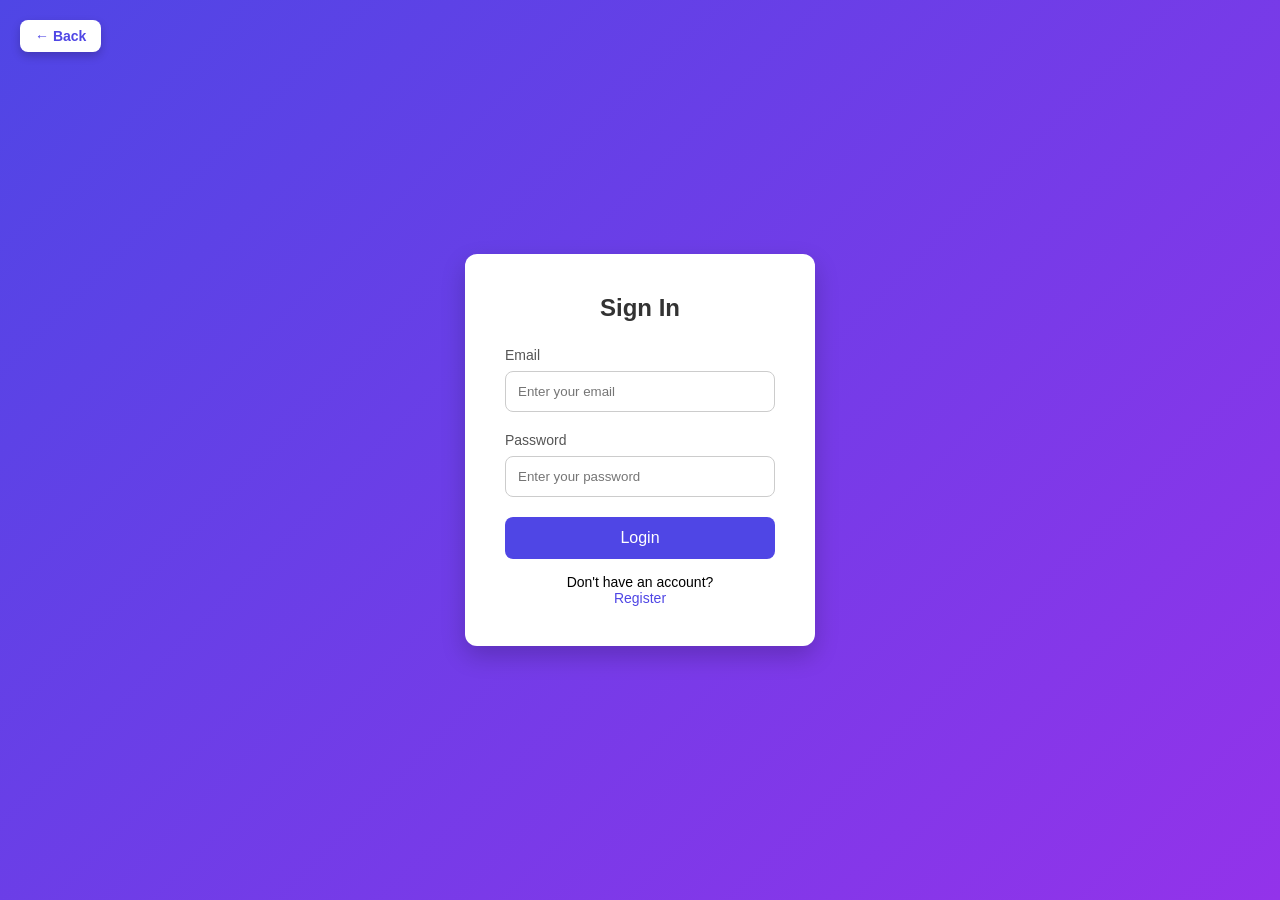
<file: index.html>
<!DOCTYPE html>
<html lang="en">
<head>
  <meta charset="UTF-8" />
  <meta name="viewport" content="width=device-width, initial-scale=1.0" />
  <title>Sign In</title>

  <style>
    * {
      margin: 0;
      padding: 0;
      box-sizing: border-box;
      font-family: Arial, sans-serif;
    }

    body {
      height: 100vh;
      display: flex;
      justify-content: center;
      align-items: center;
      background: linear-gradient(135deg, #4f46e5, #9333ea);
      position: relative;
    }

    /* ✅ TOP LEFT BACK BUTTON */
    .back-top-btn {
      position: absolute;
      top: 20px;
      left: 20px;
      background: white;
      color: #4f46e5;
      border: none;
      padding: 8px 15px;
      border-radius: 8px;
      font-size: 14px;
      cursor: pointer;
      font-weight: bold;
      box-shadow: 0 4px 10px rgba(0,0,0,0.2);
      transition: 0.3s;
    }

    .back-top-btn:hover {
      background: #e0e7ff;
    }

    .login-container {
      background: white;
      padding: 40px;
      width: 350px;
      border-radius: 12px;
      box-shadow: 0 10px 25px rgba(0,0,0,0.2);
    }

    .login-container h2 {
      text-align: center;
      margin-bottom: 25px;
      color: #333;
    }

    .input-group {
      margin-bottom: 20px;
    }

    .input-group label {
      display: block;
      margin-bottom: 8px;
      color: #555;
      font-size: 14px;
    }

    .input-group input {
      width: 100%;
      padding: 12px;
      border: 1px solid #ccc;
      border-radius: 8px;
      outline: none;
      transition: 0.3s;
    }

    .input-group input:focus {
      border-color: #4f46e5;
      box-shadow: 0 0 5px rgba(79, 70, 229, 0.4);
    }

    .login-btn {
      width: 100%;
      padding: 12px;
      background: #4f46e5;
      border: none;
      color: white;
      font-size: 16px;
      border-radius: 8px;
      cursor: pointer;
      transition: 0.3s;
    }

    .login-btn:hover {
      background: #4338ca;
    }

    .extra-links {
      margin-top: 15px;
      text-align: center;
      font-size: 14px;
    }

    .extra-links a {
      color: #4f46e5;
      text-decoration: none;
    }

    .extra-links a:hover {
      text-decoration: underline;
    }
  </style>
</head>

<body>

  <!-- ✅ BACK BUTTON (TOP LEFT) -->
  <button class="back-top-btn" onclick="window.location.href='landingpage.html'">
    ← Back
  </button>

  <div class="login-container">
    <h2>Sign In</h2>

    <form onsubmit="handleLogin(event)">
      <div class="input-group">
        <label>Email</label>
        <input type="text" id="email" placeholder="Enter your email" required />
      </div>

      <div class="input-group">
        <label>Password</label>
        <input type="password" id="password" placeholder="Enter your password" required />
      </div>

      <button type="submit" class="login-btn">Login</button>

      <div class="extra-links">
      
        <p>Don't have an account? </p><a href="register.html">Register</a></p>
      </div>
    </form>
  </div>

  <script>
    function handleLogin(event) {
      event.preventDefault();
      
      const username = document.getElementById("email").value.trim();
      const password = document.getElementById("password").value.trim();
      
      if (username === "admin" && password === "admin") {
        const adminUser = { id: 4, name: 'admin', email: 'admin', password: 'admin', role: 'Admin' };
        localStorage.setItem('currentUser', JSON.stringify(adminUser));
        alert("Login successful!");
        window.location.href = "dashboard.html";
        return;
      }
      
      const storedUsers = localStorage.getItem('appUsers');
      let users = [];
      
      if (storedUsers) {
        users = JSON.parse(storedUsers);
      }
      
      if (users.length === 0 || !users.some(u => u.password)) {
        users = [
          { id: 1, name: 'John Doe', email: 'john@example.com', password: '1234', role: 'Admin' },
          { id: 2, name: 'Jane Smith', email: 'jane@example.com', password: '1234', role: 'Editor' },
          { id: 3, name: 'Bob Johnson', email: 'bob@example.com', password: '1234', role: 'Viewer' },
          { id: 4, name: 'admin', email: 'admin', password: 'admin', role: 'Admin' }
        ];
        localStorage.setItem('appUsers', JSON.stringify(users));
      }
      
      const user = users.find(u => (u.email === username || u.name === username) && u.password === password);
      
      if (user) {
        localStorage.setItem('currentUser', JSON.stringify(user));
        alert("Login successful!");
        window.location.href = "dashboard.html";
      } else {
        alert("Invalid username or password.");
      }
    }
  </script>

</body>
</html>
</file>
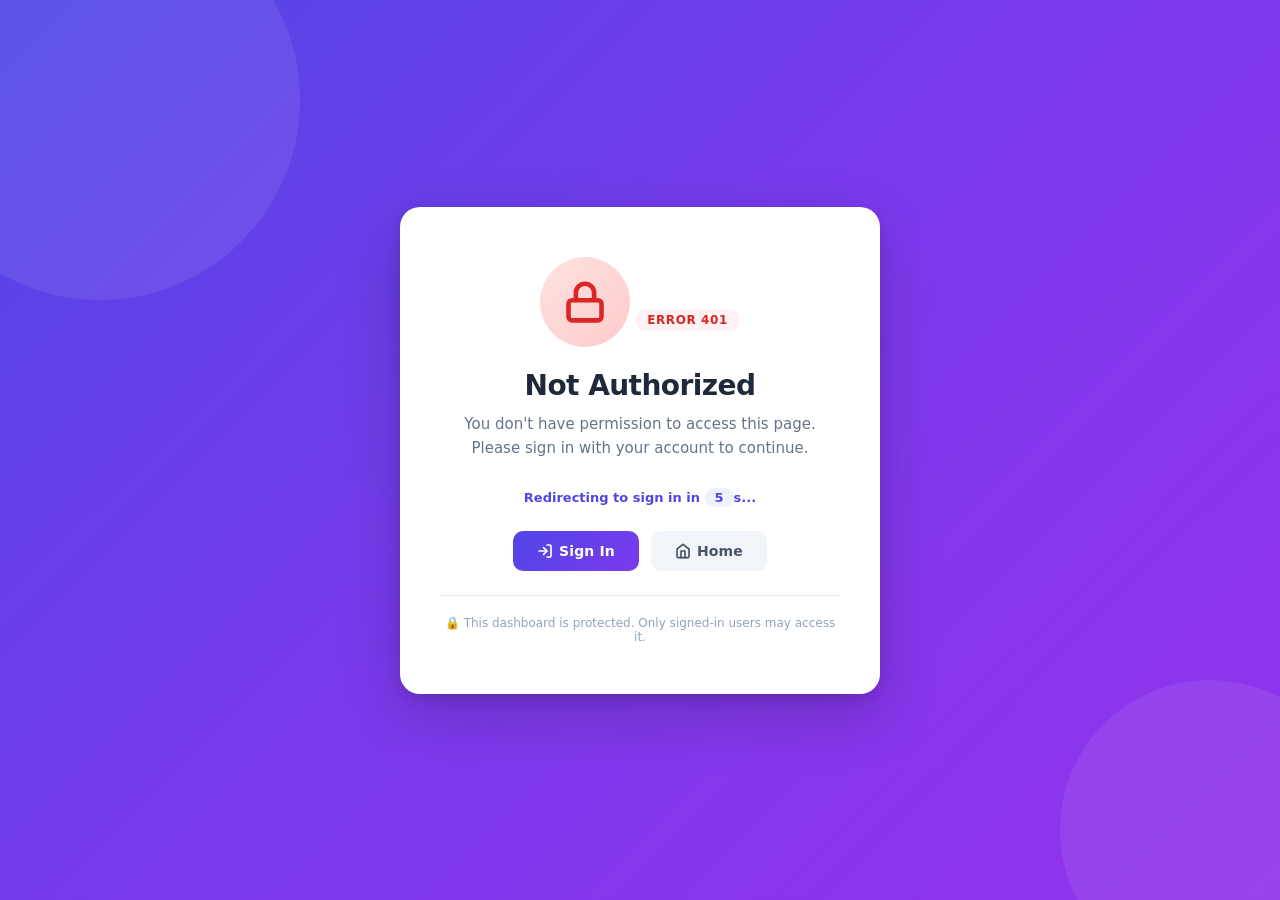
<file: dashboard.html>
<!DOCTYPE html>
<html lang="en">


<head>
  <meta charset="UTF-8" />
  <meta name="viewport" content="width=device-width, initial-scale=1.0" />
  <meta name="theme-color" content="#4f46e5" />
  <meta name="description" content="SNARF Dashboard - Multi-stage approval workflow system" />
  <link rel="icon" href="favicon.ico" />
  <title>Dashboard</title>

  <!-- ===== AUTH GUARD: redirect if not signed in ===== -->
  <script>
    (function () {
      try {
        var user = localStorage.getItem('currentUser');
        if (!user) {
          window.location.replace('unauthorized.html');
          return;
        }
        // Optional: also reject malformed/empty user
        var parsed = JSON.parse(user);
        if (!parsed || !parsed.name) {
          window.location.replace('unauthorized.html');
        }
      } catch (e) {
        window.location.replace('unauthorized.html');
      }
    })();
  </script>

  <link rel="stylesheet" href="css/dashboard.css" />
</head>


<body>

  <noscript>
    <div style="padding:40px; text-align:center; font-family:sans-serif;">
      <h2>&#9888;&#65039; JavaScript Required</h2>
      <p>This dashboard requires JavaScript to function. Please enable it in your browser settings.</p>
    </div>
  </noscript>

  <div class="toast-container" id="toastContainer" aria-live="polite" aria-atomic="true"></div>

  <nav class="navbar">
    <h1>Dashboard</h1>
    <div class="navbar-right">
      <span class="user-info-badge" id="navUserInfo"></span>
      <button type="button" class="logout-btn" onclick="logout()">Logout</button>
    </div>
  </nav>

  <main class="container">
    <div class="tabs" role="tablist">
      <button type="button" role="tab" aria-selected="true" class="tab-btn active" onclick="switchTab('home', this)">Home</button>
      <button type="button" role="tab" aria-selected="false" class="tab-btn" onclick="switchTab('pendings', this)" id="pendingsTabBtn">
        Pendings <span class="tab-badge" id="pendingsBadge" style="display:none;">0</span>
      </button>
      <button type="button" role="tab" aria-selected="false" class="tab-btn" onclick="switchTab('snarf-form', this)" id="snarfTabBtn">
        SNARF Form <span class="tab-badge" id="pendingBadge" style="display:none;">0</span>
      </button>
      
      <button type="button" role="tab" aria-selected="false" class="tab-btn" onclick="switchTab('settings', this)" id="settingsTabBtn">Settings</button>
    </div>

    <!-- HOME -->
    <div id="home" class="tab-content active" role="tabpanel">
      <div class="welcome-section">
        <h2 id="welcomeMessage">Welcome! &#128075;</h2>
        <p>You've successfully logged in. Here's your dashboard overview.</p>
      </div>
      <div class="cards-grid" id="homeStatsGrid"></div>
    </div>

    <!-- PENDINGS TAB -->
    <div id="pendings" class="tab-content" role="tabpanel">
      <div class="snarf-results">
        <h2>&#9203; Pending Submissions</h2>
        <div class="snarf-summary">
          <div class="summary-card summary-pending" style="flex:none; min-width:220px;">
            <span class="summary-count" id="pendingsTotalCount">0</span>
            <span class="summary-label">Awaiting Your Action</span>
          </div>
        </div>
        <div class="snarf-toolbar">
          <div class="snarf-toolbar-left">
            <input type="text" class="snarf-search-input" id="pendingsSearchInput" placeholder="&#128269; Search pending submissions..." oninput="debouncedFilterPendings()" />
          </div>
          <div class="snarf-toolbar-right">
            <button type="button" class="snarf-bulk-btn snarf-bulk-approve" id="pendingsBulkApproveBtn" onclick="pendingsBulkAction('Advance')" disabled>&#10004; Bulk Advance</button>
            <button type="button" class="snarf-bulk-btn snarf-bulk-reject" id="pendingsBulkRejectBtn" onclick="pendingsBulkAction('Rejected')" disabled>&#10008; Bulk Reject</button>
          </div>
        </div>
        <div class="snarf-table-wrapper">
          <table class="snarf-results-table">
            <caption class="sr-only">Pending submissions awaiting your action</caption>
            <thead>
              <tr>
                <th><input type="checkbox" id="pendingsSelectAll" onclick="pendingsToggleSelectAll(this)" aria-label="Select all pending submissions" /></th>
                <th>Form ID</th><th>Last Name</th><th>First Name</th><th>M.I.</th>
                <th>Office/Division</th><th>Telephone</th><th>Date</th><th>Purpose</th>
                <th>Period</th><th>From</th><th>To</th><th>Status</th><th>Action</th>
              </tr>
            </thead>
            <tbody id="pendingsResultsBody"></tbody>
          </table>
        </div>
        <div class="snarf-pagination" id="pendingsPagination"></div>
      </div>
    </div>

    <!-- SNARF FORM TAB -->
    <div id="snarf-form" class="tab-content" role="tabpanel">
      <div class="snarf-results">
        <h2>&#128203; Form Submissions</h2>
        <div class="viewer-notice" id="viewerNotice">&#8505;&#65039; You have <strong id="viewerNoticeRole">Viewer</strong> access. You can only view submissions.</div>
        <div class="snarf-summary" id="snarfSummaryContainer"></div>
        <div class="snarf-toolbar">
          <div class="snarf-toolbar-left">
            <input type="text" class="snarf-search-input" id="snarfSearchInput" placeholder="&#128269; Search by name, office, ID..." oninput="debouncedFilterSnarf()" />
            <select class="snarf-filter-select" id="snarfStatusFilter" onchange="filterSnarfTable()">
              <option value="all">All Status</option>
            </select>
          </div>
          <div class="snarf-toolbar-right" id="snarfToolbarRight">
            <button type="button" class="new-form-btn" id="newSnarfFormBtn" onclick="openSnarfForm()">&#10133; New SNARF Form</button>
            <button type="button" class="snarf-bulk-btn snarf-bulk-approve" id="bulkApproveBtn" onclick="bulkAction('Advance')" disabled>&#10004; Bulk Advance</button>
            <button type="button" class="snarf-bulk-btn snarf-bulk-reject" id="bulkRejectBtn" onclick="bulkAction('Rejected')" disabled>&#10008; Bulk Reject</button>
            <button type="button" class="snarf-bulk-btn snarf-bulk-delete" id="bulkDeleteBtn" onclick="bulkAction('Delete')" disabled>&#128465; Bulk Delete</button>
            <button type="button" class="snarf-export-btn" onclick="exportSnarfToExcel()">&#128229; Export to Excel</button>
            
            <input type="file" id="importCsvInput" accept=".csv" style="display:none;" onchange="importSnarfFromCsv(event)" />
           
            <button type="button" id="importCsvBtn" class="snarf-export-btn"
            style="background:#0ea5e9;"
            onclick="document.getElementById('importCsvInput').click()">📤 Import CSV</button>


          
          </div>
        </div>
        <div class="snarf-table-wrapper">
          <table class="snarf-results-table">
            <caption class="sr-only">All SNARF form submissions</caption>
            <thead>
              <tr>
                <th id="thCheckboxCol"><input type="checkbox" id="selectAllCheckbox" onclick="toggleSelectAll(this)" aria-label="Select all submissions" /></th>
                <th>Form ID</th><th>Last Name</th><th>First Name</th><th>M.I.</th>
                <th>Office/Division</th><th>Telephone</th><th>Date</th><th>Purpose</th>
                <th>Period</th><th>From</th><th>To</th><th>Status</th><th>Action</th>
              </tr>
            </thead>
            <tbody id="snarfResultsBody"></tbody>
          </table>
        </div>
        <div class="snarf-pagination" id="snarfPagination"></div>
      </div>
    </div>

    <!-- ANALYTICS -->
    <div id="analytics" class="tab-content" role="tabpanel">
      <div class="welcome-section"><h2>Analytics &#128202;</h2><p>Detailed analytics and reports coming soon...</p></div>
    </div>

    <!-- SETTINGS -->
    <div id="settings" class="tab-content" role="tabpanel">
      <div class="settings-container">
        <div class="settings-card" id="userMgmtCard">
          <div class="settings-card-header">
            <div><h3>&#128101; User Management</h3><p>Add, edit, or remove users from the system.</p></div>
            <div class="settings-card-actions">
              <span class="user-count-badge" id="userCountBadge">0 users</span>
              <input type="text" class="user-search-input" id="userSearchInput" placeholder="&#128269; Search users..." oninput="debouncedFilterUsers()" />
              <button type="button" class="add-user-btn" id="addUserBtn" onclick="openAddUserModal()">+ Add New User</button>
            </div>
          </div>
          <div class="user-mgmt-table-wrapper">
            <table class="user-mgmt-table">
              <caption class="sr-only">System user accounts</caption>
              <thead><tr><th>Name</th><th>Email</th><th>Role</th><th>Actions</th></tr></thead>
              <tbody id="userTableBody"></tbody>
            </table>
          </div>
        </div>

        <div class="settings-card" id="workflowCard">
          <div class="settings-card-header">
            <div><h3>&#128260; Approval Workflow</h3><p>Configure the multi-stage approval pipeline.</p></div>
          </div>
          <div class="role-manager">
            <h4>&#127991;&#65039; Custom Roles</h4>
            <div class="role-chips" id="roleChipsContainer"></div>
          </div>
          <div class="workflow-pipeline" id="workflowPipeline"></div>
          <div class="workflow-stages" id="workflowStages"></div>
          <button type="button" class="add-stage-btn" onclick="addWorkflowStage()">+ Add Stage</button>
          <div class="workflow-actions">
            <button type="button" class="save-workflow-btn" onclick="saveWorkflow()">&#128190; Save Workflow</button>
          </div>
        </div>

        <div class="settings-card">
          <h3>&#9881;&#65039; Tab Visibility</h3><p>Control which tabs are visible on the dashboard.</p>
          <div class="setting-item">
            <div class="setting-info" id="snarfTabLabel"><h4>SNARF Form Tab</h4><span>Show or hide the SNARF Form submissions tab</span></div>
            <label class="toggle-switch">
              <input type="checkbox" id="toggleSnarfTab" checked onchange="toggleTabVisibility('snarf-form', this.checked)" aria-labelledby="snarfTabLabel" />
              <span class="toggle-slider"></span>
            </label>
          </div>
        </div>

        <div class="settings-card">
          <h3>&#128100; Account</h3><p>Manage your account preferences.</p>
          <div class="setting-item">
            <div class="setting-info"><h4>Profile Settings</h4><span>Update your name and password</span></div>
            <button type="button" class="profile-edit-btn" onclick="openProfileModal()">Edit</button>
          </div>
        </div>

        <!-- Landing Page Resources -->
        <div class="settings-card" id="resourcesCard">
          <div class="settings-card-header">
            <div>
              <h3>&#128229; Landing Page Resources</h3>
              <p>Upload files and announcements that end users see on the landing page.</p>
            </div>
          </div>

          <!-- Announcement -->
          <div class="form-group" style="margin-bottom:20px;">
            <label for="landingAnnouncement" style="font-weight:600;">&#128227; Announcement / Welcome Message</label>
            <textarea id="landingAnnouncement" rows="3" placeholder="Optional message shown at top of landing page (e.g., 'New SNARF form template available below — please use the updated version.')" style="width:100%;padding:10px;border:1.5px solid #e2e8f0;border-radius:8px;font-size:14px;font-family:inherit;resize:vertical;"></textarea>
            <button type="button" class="save-btn" onclick="saveAnnouncement()" style="margin-top:10px;padding:10px 20px;border-radius:6px;">&#128190; Save Announcement</button>
          </div>

          <hr style="margin:20px 0;border:none;border-top:1px solid #e5e7eb;" />

          <!-- Upload new resource -->
          <h4 style="margin-bottom:12px;color:#1e293b;">&#128206; Upload New Resource</h4>
          <div class="resource-upload-area">
            <input type="file" id="resourceFileInput" accept=".pdf,.xlsx,.xls,.docx,.doc,.pptx,.ppt,.jpeg,.jpg,.png" style="display:none;" onchange="onResourceFileSelected(event)" />
            <button type="button" class="add-user-btn" onclick="document.getElementById('resourceFileInput').click()">+ Choose File</button>
            <span id="resourceFileName" style="margin-left:10px;color:#6b7280;font-size:13px;">No file selected (max 3MB)</span>
          </div>

          <div class="form-group" style="margin-top:12px;">
            <label for="resourceDescription" style="font-weight:600;">Description / Context (optional)</label>
            <textarea id="resourceDescription" rows="2" placeholder="e.g., Blank SNARF form template — fill before submitting." style="width:100%;padding:10px;border:1.5px solid #e2e8f0;border-radius:8px;font-size:14px;font-family:inherit;resize:vertical;"></textarea>
          </div>

          <button type="button" class="save-btn" onclick="addResource()" id="addResourceBtn" disabled style="padding:10px 20px;border-radius:6px;">&#10133; Add to Landing Page</button>

          <hr style="margin:24px 0;border:none;border-top:1px solid #e5e7eb;" />

          <!-- Existing resources list -->
          <h4 style="margin-bottom:12px;color:#1e293b;">&#128193; Current Resources <span id="resourceCountBadge" style="font-size:12px;color:#6b7280;font-weight:400;">(0)</span></h4>
          <div id="resourcesList" style="display:flex;flex-direction:column;gap:10px;"></div>
        </div>

      </div>
    </div>
  </main>


  <!-- ==================== MODALS ==================== -->

  <div id="userModal" class="modal" role="dialog" aria-modal="true" aria-labelledby="modalTitle" tabindex="-1">
    <div class="modal-content">
      <h3 id="modalTitle">Add New User</h3>
      <form onsubmit="event.preventDefault(); saveUser();">
        <div class="form-group"><label for="userName">Full Name</label><input type="text" id="userName" placeholder="Enter full name" autocomplete="name" /></div>
        <div class="form-group"><label for="userEmail">Email</label><input type="email" id="userEmail" placeholder="Enter email address" autocomplete="email" /></div>
        <div class="form-group"><label for="userPassword">Password</label><input type="password" id="userPassword" placeholder="Enter password" autocomplete="new-password" /></div>
        <div class="form-group"><label for="userRole">Role</label><select id="userRole"></select></div>
        <div class="modal-buttons"><button type="submit" class="save-btn">Save</button><button type="button" class="cancel-btn" onclick="closeUserModal()">Cancel</button></div>
      </form>
    </div>
  </div>

  <div id="rejectReasonModal" class="modal" role="dialog" aria-modal="true" aria-labelledby="rejectModalTitle" tabindex="-1">
    <div class="modal-content reject-modal-content">
      <div class="reject-modal-header">
        <span class="reject-icon">&#128683;</span>
        <h3 id="rejectModalTitle">Reject Submission</h3>
      </div>
      <div id="rejectTargetInfo" class="reject-target-info"></div>
      <form onsubmit="event.preventDefault(); confirmReject();">
        <div class="reject-form-group">
          <label for="rejectCategory">Category</label>
          <select id="rejectCategory" class="reject-category-select">
            <option value="">&#8212; Select a reason category &#8212;</option>
            <option value="Incomplete Information">Incomplete Information</option>
            <option value="Invalid Data">Invalid Data</option>
            <option value="Duplicate Submission">Duplicate Submission</option>
            <option value="Policy Violation">Policy Violation</option>
            <option value="Insufficient Justification">Insufficient Justification</option>
            <option value="Expired / Out of Period">Expired / Out of Period</option>
            <option value="Other">Other</option>
          </select>
        </div>
        <div class="reject-form-group">
          <label for="rejectReasonText">Reason<span class="required-asterisk">*</span></label>
          <textarea id="rejectReasonText" class="reject-reason-textarea" placeholder="Provide a clear reason for rejection (required)..." maxlength="500" oninput="onRejectReasonInput()"></textarea>
          <div id="rejectValidationMsg" class="reject-validation-msg">&#9888; A rejection reason is required.</div>
          <div id="rejectCharCount" class="reject-char-count">0 / 500</div>
        </div>
        <div class="reject-modal-actions">
          <button type="button" class="reject-cancel-btn" onclick="closeRejectModal()">Cancel</button>
          <button type="submit" id="rejectConfirmBtn" class="reject-confirm-btn" disabled>&#10008; Confirm Rejection</button>
        </div>
      </form>
    </div>
  </div>

  <div id="newRoleModal" class="modal" role="dialog" aria-modal="true" aria-labelledby="newRoleModalTitle" tabindex="-1">
    <div class="modal-content" style="max-width:380px;">
      <h3 id="newRoleModalTitle">&#10133; Create New Role</h3>
      <form onsubmit="event.preventDefault(); confirmNewRole();">
        <div class="form-group"><label for="newRoleName">Role Name</label><input type="text" id="newRoleName" placeholder="e.g., Division Head, Director" /></div>
        <div class="modal-buttons"><button type="submit" class="save-btn">Create</button><button type="button" class="cancel-btn" onclick="closeNewRoleModal()">Cancel</button></div>
      </form>
    </div>
  </div>

  <div id="profileModal" class="modal" role="dialog" aria-modal="true" aria-labelledby="profileModalTitle" tabindex="-1">
    <div class="modal-content">
      <h3 id="profileModalTitle">&#128100; Edit Profile</h3>
      <form onsubmit="event.preventDefault(); saveProfile();">
        <div class="form-group">
          <label for="profileName">Full Name</label>
          <input type="text" id="profileName" placeholder="Enter your full name" autocomplete="name" />
        </div>
        <div class="form-group">
          <label for="profileEmail">Email <span style="color:#999;font-size:12px;font-weight:normal;">(read-only)</span></label>
          <input type="email" id="profileEmail" disabled style="background:#f3f4f6;color:#6b7280;cursor:not-allowed;" />
        </div>
        <hr style="margin:20px 0;border:none;border-top:1px solid #e5e7eb;" />
        <div class="form-group">
          <label for="profileCurrentPassword">Current Password <span class="required-asterisk">*</span></label>
          <input type="password" id="profileCurrentPassword" placeholder="Required to save changes" autocomplete="current-password" />
        </div>
        <div class="form-group">
          <label for="profileNewPassword">New Password <span style="color:#999;font-size:12px;font-weight:normal;">(leave blank to keep current)</span></label>
          <input type="password" id="profileNewPassword" placeholder="Min. 4 characters" autocomplete="new-password" oninput="onProfilePasswordInput()" />
          <div id="profilePasswordStrength" class="password-strength" style="display:none;"></div>
        </div>
        <div class="form-group">
          <label for="profileConfirmPassword">Confirm New Password</label>
          <input type="password" id="profileConfirmPassword" placeholder="Re-enter new password" autocomplete="new-password" />
        </div>
        <div id="profileValidationMsg" class="reject-validation-msg"></div>
        <div class="modal-buttons">
          <button type="submit" class="save-btn">Save Changes</button>
          <button type="button" class="cancel-btn" onclick="closeProfileModal()">Cancel</button>
        </div>
      </form>
    </div>
  </div>


  <div id="detailModal" class="modal" role="dialog" aria-modal="true" aria-labelledby="detailModalTitle" tabindex="-1">
    <div class="detail-modal-content">
      <h3 id="detailModalTitle">&#128196; Submission Details</h3>
      <div id="detailModalBody"></div>
      <div class="detail-action-bar" id="detailActionBar"></div>
    </div>
  </div>

  <script src="js/dashboard.js"></script>
</body>
</html>
</file>
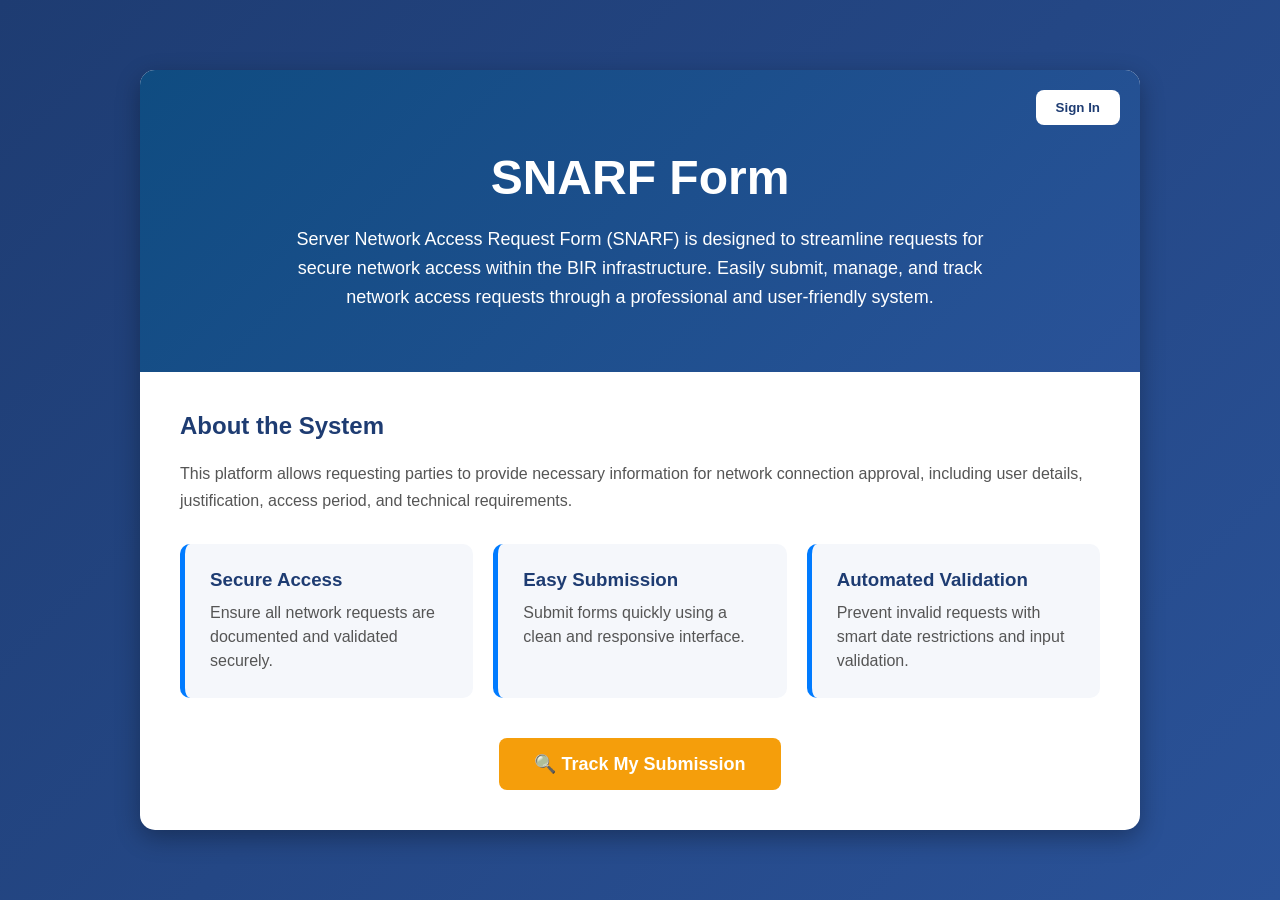
<file: landingpage.html>
<!DOCTYPE html>
<html lang="en">
<head>
    <meta charset="UTF-8">
    <meta name="viewport" content="width=device-width, initial-scale=1.0">
    <title>SNARF Automation Request</title>

    <style>

        *{
            margin:0;
            padding:0;
            box-sizing:border-box;
            font-family: 'Inter', Arial, sans-serif;
        }

        body{
            min-height:100vh;
            background: linear-gradient(135deg,#1e3c72,#2a5298);
            display:flex;
            flex-direction:column;
            justify-content:center;
            align-items:center;
            padding:20px;
        }

        /* ===== LANDING PAGE RESOURCES ===== */
        .landing-res-item {
          display: flex; align-items: center; gap: 14px;
          padding: 14px 16px;
          background: #f8fafc; border: 1px solid #e2e8f0;
          border-radius: 10px;
          transition: all 0.2s ease;
        }
        .landing-res-item:hover {
          border-color: #4f46e5;
          transform: translateY(-1px);
          box-shadow: 0 4px 12px rgba(79,70,229,0.1);
        }
        .landing-res-icon {
          width: 48px; height: 48px;
          border-radius: 10px;
          display: flex; align-items: center; justify-content: center;
          font-size: 24px; flex-shrink: 0;
        }
        .landing-res-icon.pdf { background: #fee2e2; }
        .landing-res-icon.xls { background: #d1fae5; }
        .landing-res-icon.doc { background: #dbeafe; }
        .landing-res-icon.ppt { background: #fed7aa; }
        .landing-res-icon.img { background: #e0e7ff; }
        .landing-res-icon.other { background: #f1f5f9; }

        .landing-res-info { flex: 1; min-width: 0; }
        .landing-res-name {
          font-weight: 600; color: #1e293b; font-size: 15px;
          margin-bottom: 4px;
        }
        .landing-res-desc {
          color: #64748b; font-size: 13px; line-height: 1.5;
        }
        .landing-res-meta {
          color: #94a3b8; font-size: 11px; margin-top: 4px;
        }
        .landing-res-download {
          padding: 10px 18px;
          background: linear-gradient(135deg, #4f46e5, #7c3aed);
          color: white; border: none; border-radius: 8px;
          font-weight: 600; font-size: 13px;
          cursor: pointer;
          text-decoration: none;
          display: inline-flex; align-items: center; gap: 6px;
          transition: all 0.2s ease;
          flex-shrink: 0;
        }
        .landing-res-download:hover {
          transform: translateY(-1px);
          box-shadow: 0 4px 12px rgba(79,70,229,0.4);
        }


        .landing-container{
            width:100%;
            max-width:1000px;
            background:white;
            border-radius:15px;
            overflow:hidden;
            box-shadow:0 8px 25px rgba(0,0,0,0.3);
            position:relative;
        }

        /* Sign In Button */
        .top-bar{
            position:absolute;
            top:20px;
            right:20px;
            z-index:10;
        }

        .signin-btn{
            background:white;
            color:#1e3c72;
            border:none;
            padding:10px 20px;
            border-radius:8px;
            font-weight:bold;
            cursor:pointer;
            transition:0.3s;
        }

        .signin-btn:hover{
            background:#dce6f8;
        }

        .hero-section{
            background:linear-gradient(135deg,#0f4c81,#2a5298);
            color:white;
            padding:80px 40px 60px;
            text-align:center;
        }

        .hero-section h1{
            font-size:48px;
            margin-bottom:20px;
        }

        .hero-section p{
            font-size:18px;
            line-height:1.6;
            max-width:700px;
            margin:auto;
        }

        .content-section{
            padding:40px;
        }

        .content-section h2{
            color:#1e3c72;
            margin-bottom:20px;
        }

        .content-section p{
            line-height:1.7;
            color:#555;
        }

        .features{
            display:grid;
            grid-template-columns:repeat(auto-fit,minmax(250px,1fr));
            gap:20px;
            margin-top:30px;
        }

        .feature-card{
            background:#f5f7fb;
            padding:25px;
            border-radius:10px;
            border-left:5px solid #007bff;
        }

        .feature-card h3{
            margin-bottom:10px;
            color:#1e3c72;
        }

        .feature-card p{
            color:#555;
            line-height:1.5;
        }

        .button-section{
            text-align:center;
            margin-top:40px;
            display: flex;
            justify-content: center;
            gap: 15px;
            flex-wrap: wrap;
        }

        .start-btn{
            background:#007bff;
            color:white;
            padding:15px 35px;
            border:none;
            border-radius:8px;
            font-size:18px;
            cursor:pointer;
            transition:0.3s;
        }

        .start-btn:hover{
            background:#0056b3;
        }

        .track-btn{
            background:#f59e0b;
            color:white;
            padding:15px 35px;
            border:none;
            border-radius:8px;
            font-size:18px;
            cursor:pointer;
            transition:0.3s;
            font-weight: bold;
        }

        .track-btn:hover{
            background:#d97706;
        }

        /* ===== TRACK MODAL ===== */
        .track-modal-overlay{
            display:none;
            position:fixed;
            z-index:1000;
            left:0; top:0;
            width:100%; height:100%;
            background:rgba(0,0,0,0.5);
            justify-content:center;
            align-items:center;
        }

        .track-modal-overlay.active{
            display:flex;
        }

        .track-modal{
            background:white;
            border-radius:14px;
            width:750px;
            max-width:95vw;
            max-height:90vh;
            overflow-y:auto;
            box-shadow:0 8px 30px rgba(0,0,0,0.3);
            scroll-behavior:smooth;
        }

        .track-modal-header{
            background:linear-gradient(135deg,#0f4c81,#2a5298);
            color:white;
            padding:25px 30px;
            border-radius:14px 14px 0 0;
        }

        .track-modal-header h2{
            font-size:22px;
            margin-bottom:6px;
        }

        .track-modal-header p{
            font-size:14px;
            opacity:0.85;
        }

        .track-modal-body{
            padding:30px;
        }

        .track-search-group{
            display:flex;
            gap:10px;
            margin-bottom:20px;
            flex-wrap:wrap;
        }

        .track-search-input{
            flex:1;
            min-width:200px;
            padding:12px 16px;
            border:2px solid #ddd;
            border-radius:8px;
            font-size:15px;
            transition:0.3s;
        }

        .track-search-input:focus{
            outline:none;
            border-color:#1e3c72;
            box-shadow:0 0 6px rgba(30,60,114,0.3);
        }

        .track-search-btn{
            padding:12px 24px;
            background:#1e3c72;
            color:white;
            border:none;
            border-radius:8px;
            font-weight:bold;
            font-size:15px;
            cursor:pointer;
            transition:0.3s;
        }

        .track-search-btn:hover{
            background:#0f4c81;
        }

        .track-hint{
            font-size:12px;
            color:#999;
            margin-bottom:20px;
        }

        /* Results */
        .track-results{
            display:none;
        }

        .track-results.visible{
            display:block;
        }

        .track-no-results{
            display:none;
            text-align:center;
            padding:30px;
            color:#999;
            font-size:15px;
        }

        .track-no-results.visible{
            display:block;
        }

        .track-no-results .no-icon{
            font-size:48px;
            margin-bottom:10px;
            display:block;
        }

        /* Result Card */
        .track-result-card{
            background:#f8fafc;
            border:1px solid #e2e8f0;
            border-radius:10px;
            padding:20px;
            margin-bottom:15px;
            transition:0.3s;
        }

        .track-result-card:hover{
            box-shadow:0 4px 12px rgba(0,0,0,0.08);
        }

        .track-card-header{
            display:flex;
            justify-content:space-between;
            align-items:center;
            margin-bottom:15px;
            flex-wrap:wrap;
            gap:10px;
        }

        .track-form-id{
            font-weight:bold;
            font-size:16px;
            color:#1e3c72;
        }

        .track-status-badge{
            display:inline-block;
            padding:6px 14px;
            border-radius:20px;
            font-size:12px;
            font-weight:bold;
            text-transform:capitalize;
        }

        .track-status-pending{
            background:#fef3c7;
            color:#92400e;
        }

        .track-status-approved{
            background:#d1fae5;
            color:#065f46;
        }

        .track-status-rejected{
            background:#fee2e2;
            color:#991b1b;
        }

        /* Progress Tracker */
        .track-progress{
            display:flex;
            align-items:center;
            justify-content:center;
            gap:0;
            margin:20px 0;
            overflow-x:auto;
            padding:5px 0;
        }

        .track-step{
            display:flex;
            flex-direction:column;
            align-items:center;
            position:relative;
            min-width:80px;
            flex-shrink:0;
        }

        .track-step-circle{
            width:40px; height:40px;
            border-radius:50%;
            display:flex;
            align-items:center;
            justify-content:center;
            font-size:16px;
            font-weight:bold;
            color:white;
            margin-bottom:8px;
            transition:0.3s;
        }

        .track-step-circle.done{
            background:#16a34a;
        }

        .track-step-circle.active-step{
            background:#f59e0b;
            animation: pulse 1.5s infinite;
        }

        .track-step-circle.waiting{
            background:#d1d5db;
            color:#9ca3af;
        }

        .track-step-circle.rejected-step{
            background:#ef4444;
        }

        @keyframes pulse{
            0%,100%{ box-shadow:0 0 0 0 rgba(245,158,11,0.4); }
            50%{ box-shadow:0 0 0 10px rgba(245,158,11,0); }
        }

        .track-step-label{
            font-size:11px;
            font-weight:600;
            color:#555;
            text-align:center;
            max-width:80px;
            word-wrap:break-word;
        }

        .track-step-connector{
            width:40px;
            height:3px;
            background:#d1d5db;
            margin-bottom:20px;
            flex-shrink:0;
        }

        .track-step-connector.done-line{
            background:#16a34a;
        }

        .track-step-connector.rejected-line{
            background:#ef4444;
        }

        /* Detail Grid */
        .track-detail-grid{
            display:grid;
            grid-template-columns:1fr 1fr;
            gap:10px;
            margin-top:15px;
        }

        .track-detail-item{
            font-size:13px;
        }

        .track-detail-item .label{
            color:#999;
            font-weight:600;
            font-size:11px;
            text-transform:uppercase;
            letter-spacing:0.5px;
        }

        .track-detail-item .value{
            color:#333;
            margin-top:2px;
        }

        .track-detail-full{
            grid-column:1 / -1;
        }

        .track-actioned-info{
            margin-top:15px;
            padding:12px 15px;
            border-radius:8px;
            font-size:13px;
        }

        .track-actioned-info.approved-info{
            background:#f0fdf4;
            border-left:4px solid #16a34a;
            color:#065f46;
        }

        .track-actioned-info.rejected-info{
            background:#fef2f2;
            border-left:4px solid #ef4444;
            color:#991b1b;
        }

        .track-actioned-info.stage-info{
            background:#eff6ff;
            border-left:4px solid #3b82f6;
            color:#1e40af;
        }

        /* Stage History Timeline */
        .track-history{
            margin-top:15px;
            padding:12px 15px;
            background:#f8fafc;
            border-radius:8px;
            border:1px solid #e2e8f0;
        }

        .track-history-title{
            font-size:13px;
            font-weight:700;
            color:#1e3c72;
            margin-bottom:8px;
        }

        .track-history-item{
            font-size:12px;
            color:#475569;
            padding:4px 0;
            border-bottom:1px solid #f1f5f9;
        }

        .track-history-item:last-child{
            border-bottom:none;
        }

        .track-history-item strong{
            color:#1e293b;
        }

        /* Rejection reason in tracker */
        .track-reject-reason{
            margin-top:10px;
            padding:10px 14px;
            background:#fef2f2;
            border:1px solid #fecaca;
            border-left:4px solid #ef4444;
            border-radius:8px;
            font-size:13px;
            color:#991b1b;
        }

        .track-reject-category{
            display:inline-block;
            padding:2px 8px;
            background:#fee2e2;
            color:#dc2626;
            border-radius:10px;
            font-size:11px;
            font-weight:600;
            margin-bottom:4px;
        }

        /* Close Button */
        .track-modal-footer{
            padding:0 30px 25px;
            text-align:center;
        }

        .track-close-btn{
            padding:12px 40px;
            background:#1e3c72;
            color:white;
            border:none;
            border-radius:8px;
            font-weight:bold;
            font-size:15px;
            cursor:pointer;
            transition:0.3s;
        }

        .track-close-btn:hover{
            background:#0f4c81;
        }

        /* Responsive */
        @media (max-width:768px){
            .hero-section h1{ font-size:32px; }
            .hero-section p{ font-size:15px; }
            .hero-section{ padding:60px 25px 40px; }
            .content-section{ padding:25px; }
            .track-modal{ width:95vw; }
            .track-detail-grid{ grid-template-columns:1fr; }
            .track-progress{ justify-content:flex-start; padding:5px 10px; }
            .track-step{ min-width:65px; }
            .track-step-connector{ width:25px; }
            .track-step-label{ font-size:10px; max-width:65px; }
            .button-section{ flex-direction:column; align-items:center; }
        }

    </style>

</head>

<body>

    <!-- ===== ANNOUNCEMENT BANNER ===== -->
    <div id="landingAnnouncementBox" style="display:none;background:linear-gradient(135deg,#eef2ff,#f5f3ff);border-left:4px solid #4f46e5;border-radius:10px;padding:16px 20px;margin:0 auto 20px;max-width:1000px;width:100%;box-shadow:0 2px 8px rgba(0,0,0,0.05);">
      <div style="display:flex;align-items:flex-start;gap:12px;">
        <div style="font-size:24px;">📢</div>
        <div style="flex:1;">
          <h3 style="margin:0 0 6px;color:#3730a3;font-size:16px;">Announcement</h3>
          <p id="landingAnnouncementText" style="margin:0;color:#475569;font-size:14px;line-height:1.6;white-space:pre-wrap;"></p>
        </div>
      </div>
    </div>

    <div class="landing-container">

        <!-- Top Right Sign In -->
        <div class="top-bar">
            <button class="signin-btn"
                onclick="window.location.href='index.html'">
                Sign In
            </button>
        </div>

        <!-- Hero Section -->
        <div class="hero-section">
            <h1>SNARF Form</h1>
            <p>
                Server Network Access Request Form (SNARF) is designed
                to streamline requests for secure network access within
                the BIR infrastructure. Easily submit, manage, and track
                network access requests through a professional and
                user-friendly system.
            </p>
        </div>

        <!-- Content Section -->
        <div class="content-section">

            <h2>About the System</h2>

            <p>
                This platform allows requesting parties to provide
                necessary information for network connection approval,
                including user details, justification, access period,
                and technical requirements.
            </p>

            <!-- Features -->
            <div class="features">
                <div class="feature-card">
                    <h3>Secure Access</h3>
                    <p>Ensure all network requests are documented and validated securely.</p>
                </div>
                <div class="feature-card">
                    <h3>Easy Submission</h3>
                    <p>Submit forms quickly using a clean and responsive interface.</p>
                </div>
                <div class="feature-card">
                    <h3>Automated Validation</h3>
                    <p>Prevent invalid requests with smart date restrictions and input validation.</p>
                </div>
            </div>

            <!-- Buttons -->
            <div class="button-section">
                <button class="track-btn" onclick="openTrackModal()">🔍 Track My Submission</button>
            </div>

            <!-- ===== RESOURCES SECTION ===== -->
            <div id="landingResourcesSection" style="display:none;margin-top:40px;padding-top:30px;border-top:2px solid #e2e8f0;">
              <h2 style="color:#1e3c72;font-size:22px;margin-bottom:6px;">📥 Resources & Templates</h2>
              <p style="color:#64748b;font-size:14px;margin-bottom:20px;">Download these documents to help you complete your SNARF submission.</p>
              <div id="landingResourcesList" style="display:flex;flex-direction:column;gap:10px;"></div>
            </div>

        </div>

    </div>

    <!-- ===== TRACK SUBMISSION MODAL ===== -->
    <div class="track-modal-overlay" id="trackModalOverlay">
        <div class="track-modal">

            <div class="track-modal-header">
                <h2>🔍 Track My Submission</h2>
                <p>Enter your Form ID or Last Name to check the status of your submission.</p>
            </div>

            <div class="track-modal-body">

                <div class="track-search-group">
                    <input type="text" class="track-search-input" id="trackSearchInput"
                        placeholder="Enter Form ID or Last Name..."
                        onkeydown="if(event.key==='Enter') searchSubmission()" />
                    <button class="track-search-btn" onclick="searchSubmission()">Search</button>
                </div>

                <div class="track-hint">💡 Tip: Use your Form ID (e.g. SNARF-2026-0000X) for the most accurate result, or search by Last Name to find all your submissions.</div>

                <!-- No Results -->
                <div class="track-no-results" id="trackNoResults">
                    <span class="no-icon">📭</span>
                    <strong>No submissions found.</strong><br>
                    Please check your Form ID or Last Name and try again.
                </div>

                <!-- Results Container -->
                <div class="track-results" id="trackResults"></div>

            </div>

            <div class="track-modal-footer">
                <button class="track-close-btn" onclick="closeTrackModal()">Close</button>
            </div>

        </div>
    </div>

    <script>
    // ===== WORKFLOW CONFIG (reads from dashboard's localStorage) =====
    var TRACK_STAGE_COLORS = [
        { bg: '#dbeafe', text: '#1e40af' },
        { bg: '#ede9fe', text: '#5b21b6' },
        { bg: '#ccfbf1', text: '#0f766e' },
        { bg: '#fce7f3', text: '#9d174d' },
        { bg: '#e0e7ff', text: '#3730a3' },
        { bg: '#fef3c7', text: '#92400e' },
        { bg: '#d1fae5', text: '#065f46' },
        { bg: '#fed7aa', text: '#9a3412' }
    ];

    function getWorkflowConfig() {
        var s = localStorage.getItem('workflowConfig');
        if (s) {
            var config = JSON.parse(s);
            config.stages.sort(function(a, b) { return a.order - b.order; });
            return config;
        }
        return {
            stages: [
                { id: 'stg-default-1', name: 'Review', role: 'Editor', completedStatus: 'Reviewed', order: 1 },
                { id: 'stg-default-2', name: 'Approval', role: 'Supervisor', completedStatus: 'Approved', order: 2 }
            ]
        };
    }

    function getStageIndex(status) {
        if (status === 'Pending') return -1;
        if (status === 'Rejected') return -2;
        var config = getWorkflowConfig();
        for (var i = 0; i < config.stages.length; i++) {
            if (config.stages[i].completedStatus === status) return i;
        }
        return -1;
    }

    // ===== LANDING RESOURCES LOADER =====
    (function () {
        function escHtml(str) {
          var d = document.createElement('div');
          d.appendChild(document.createTextNode(str || ''));
          return d.innerHTML;
        }

        function loadLanding() {
          var raw = localStorage.getItem('landingResources');
          if (!raw) return;
          var data;
          try { data = JSON.parse(raw); } catch (e) { return; }

          // Announcement
          if (data.announcement && data.announcement.trim()) {
            var box = document.getElementById('landingAnnouncementBox');
            var txt = document.getElementById('landingAnnouncementText');
            if (box && txt) {
              txt.textContent = data.announcement;
              box.style.display = 'block';
            }
          }

          // Resources
          var files = data.files || [];
          if (files.length === 0) return;

          var section = document.getElementById('landingResourcesSection');
          var list = document.getElementById('landingResourcesList');
          if (!section || !list) return;

          var html = '';
          files.forEach(function (f) {
            var ext = (f.ext || '').toLowerCase();
            var iconClass = 'other', icon = '📄';
            if (ext === 'pdf') { iconClass = 'pdf'; icon = '📄'; }
            else if (ext === 'xlsx' || ext === 'xls') { iconClass = 'xls'; icon = '📊'; }
            else if (ext === 'docx' || ext === 'doc') { iconClass = 'doc'; icon = '📝'; }
            else if (ext === 'pptx' || ext === 'ppt') { iconClass = 'ppt'; icon = '📈'; }
            else if (ext === 'jpeg' || ext === 'jpg' || ext === 'png') { iconClass = 'img'; icon = '🖼️'; }

            var sizeText = f.size > 1024 * 1024
              ? (f.size / 1024 / 1024).toFixed(2) + ' MB'
              : (f.size / 1024).toFixed(1) + ' KB';

            html += '<div class="landing-res-item">' +
              '<div class="landing-res-icon ' + iconClass + '">' + icon + '</div>' +
              '<div class="landing-res-info">' +
                '<div class="landing-res-name">' + escHtml(f.name) + '</div>' +
                (f.description ? '<div class="landing-res-desc">' + escHtml(f.description) + '</div>' : '') +
                '<div class="landing-res-meta">' + sizeText + '</div>' +
              '</div>' +
              '<a class="landing-res-download" href="' + f.dataUrl + '" download="' + escHtml(f.name) + '">⬇ Download</a>' +
            '</div>';
          });
          list.innerHTML = html;
          section.style.display = 'block';
        }

        if (document.readyState === 'loading') {
          document.addEventListener('DOMContentLoaded', loadLanding);
        } else {
          loadLanding();
        }
    })();


    // ===== TRACK MODAL LOGIC =====
    function openTrackModal() {
        document.getElementById('trackModalOverlay').classList.add('active');
        document.getElementById('trackSearchInput').value = '';
        document.getElementById('trackResults').innerHTML = '';
        document.getElementById('trackResults').classList.remove('visible');
        document.getElementById('trackNoResults').classList.remove('visible');
        setTimeout(function() { document.getElementById('trackSearchInput').focus(); }, 200);
    }

    function closeTrackModal() {
        document.getElementById('trackModalOverlay').classList.remove('active');
    }

    document.getElementById('trackModalOverlay').addEventListener('click', function(e) {
        if (e.target === this) closeTrackModal();
    });

    function getSubmissions() {
        var s = localStorage.getItem('snarfFormSubmissions');
        return s ? JSON.parse(s) : [];
    }

    function searchSubmission() {
        var query = document.getElementById('trackSearchInput').value.trim().toLowerCase();
        if (!query) return;

        var all = getSubmissions();
        var results = all.filter(function(s) {
            var formId = (s.formId || '').toLowerCase();
            var origId = (s.originalFormId || '').toLowerCase();
            var lastName = (s.lastName || '').toLowerCase();
            var firstName = (s.firstName || '').toLowerCase();
            return formId.indexOf(query) !== -1 || origId.indexOf(query) !== -1 || lastName.indexOf(query) !== -1 || firstName.indexOf(query) !== -1;
        });

        var container = document.getElementById('trackResults');
        var noResults = document.getElementById('trackNoResults');

        if (results.length === 0) {
            container.innerHTML = '';
            container.classList.remove('visible');
            noResults.classList.add('visible');
            return;
        }

        noResults.classList.remove('visible');
        container.innerHTML = '';

        results.reverse().forEach(function(sub) {
            container.innerHTML += buildTrackCard(sub);
        });

        container.classList.add('visible');
    }

    function buildTrackCard(data) {
        var status = data.status || 'Pending';
        var config = getWorkflowConfig();
        var stages = config.stages;
        var currentStageIdx = getStageIndex(status);
        var isRejected = (status === 'Rejected');

        // Find at which stage the rejection happened
        var rejectedAtIdx = -1;
        if (isRejected && data.stageHistory && data.stageHistory.length > 0) {
            var lastEntry = data.stageHistory[data.stageHistory.length - 1];
            if (lastEntry.to === 'Rejected') {
                rejectedAtIdx = getStageIndex(lastEntry.from);
            }
        }

        // ===== STATUS BADGE =====
        var badgeHtml = '';
        if (status === 'Pending') {
            badgeHtml = '<span class="track-status-badge track-status-pending">Pending</span>';
        } else if (status === 'Approved') {
            badgeHtml = '<span class="track-status-badge track-status-approved">Approved</span>';
        } else if (status === 'Rejected') {
            badgeHtml = '<span class="track-status-badge track-status-rejected">Rejected</span>';
        } else {
            var ci = currentStageIdx >= 0 ? currentStageIdx : 0;
            var c = TRACK_STAGE_COLORS[ci % TRACK_STAGE_COLORS.length];
            badgeHtml = '<span class="track-status-badge" style="background:' + c.bg + ';color:' + c.text + ';">' + status + '</span>';
        }

        // ===== DYNAMIC PROGRESS STEPS =====
        var progressHtml = '';

        progressHtml += '<div class="track-step">';
        progressHtml += '<div class="track-step-circle done">✓</div>';
        progressHtml += '<div class="track-step-label">Submitted</div>';
        progressHtml += '</div>';

        for (var i = 0; i < stages.length; i++) {
            var stage = stages[i];
            var isLast = (i === stages.length - 1);
            var stageLabel = isLast ? 'Approved' : stage.completedStatus;
            var stageDisplayName = stage.name || stageLabel;

            var connectorClass = 'track-step-connector';

            if (isRejected) {
                if (rejectedAtIdx >= i) {
                    connectorClass += ' done-line';
                } else if (rejectedAtIdx === i - 1 || (rejectedAtIdx === -1 && i === 0)) {
                    connectorClass += ' rejected-line';
                }
            } else if (status === 'Approved') {
                connectorClass += ' done-line';
            } else if (currentStageIdx >= i) {
                connectorClass += ' done-line';
            }

            progressHtml += '<div class="' + connectorClass + '"></div>';

            progressHtml += '<div class="track-step">';

            if (isRejected) {
                if (i <= rejectedAtIdx) {
                    progressHtml += '<div class="track-step-circle done">✓</div>';
                } else if ((rejectedAtIdx === -1 && i === 0) || i === rejectedAtIdx + 1) {
                    progressHtml += '<div class="track-step-circle rejected-step">✘</div>';
                } else {
                    progressHtml += '<div class="track-step-circle waiting">' + (i + 1) + '</div>';
                }
            } else if (status === 'Approved') {
                if (isLast) {
                    progressHtml += '<div class="track-step-circle done">✅</div>';
                } else {
                    progressHtml += '<div class="track-step-circle done">✓</div>';
                }
            } else if (currentStageIdx >= i) {
                progressHtml += '<div class="track-step-circle done">✓</div>';
            } else if ((status === 'Pending' && i === 0) || currentStageIdx === i - 1) {
                progressHtml += '<div class="track-step-circle active-step">⏳</div>';
            } else {
                progressHtml += '<div class="track-step-circle waiting">' + (i + 1) + '</div>';
            }

            progressHtml += '<div class="track-step-label">' + stageDisplayName + '</div>';
            progressHtml += '</div>';
        }

        // ===== DETAIL GRID =====
        var detailHtml = '<div class="track-detail-grid">';
        detailHtml += '<div class="track-detail-item"><div class="label">Full Name</div><div class="value">' + data.lastName + ', ' + data.firstName + ' ' + (data.mi || '') + '</div></div>';
        detailHtml += '<div class="track-detail-item"><div class="label">Office / Division</div><div class="value">' + (data.office || 'N/A') + '</div></div>';
        detailHtml += '<div class="track-detail-item"><div class="label">Date Submitted</div><div class="value">' + (data.date || 'N/A') + '</div></div>';
        detailHtml += '<div class="track-detail-item"><div class="label">Telephone</div><div class="value">' + (data.telephone || 'N/A') + '</div></div>';
        detailHtml += '<div class="track-detail-item track-detail-full"><div class="label">Purpose of Justification</div><div class="value">' + (data.purpose || 'N/A') + '</div></div>';
        detailHtml += '<div class="track-detail-item"><div class="label">Period of Use</div><div class="value">' + (data.period || 'N/A') + '</div></div>';
        detailHtml += '<div class="track-detail-item"><div class="label">Duration</div><div class="value">' + (data.fromDate || '—') + ' → ' + (data.toDate || '—') + '</div></div>';
        if (data.originalFormId && data.originalFormId !== data.formId) {
            detailHtml += '<div class="track-detail-item track-detail-full"><div class="label">Original Form ID</div><div class="value">' + data.originalFormId + '</div></div>';
        }
        detailHtml += '</div>';

        // ===== STAGE HISTORY =====
        var historyHtml = '';
        if (data.stageHistory && data.stageHistory.length > 0) {
            historyHtml += '<div class="track-history">';
            historyHtml += '<div class="track-history-title">📜 Approval History</div>';
            for (var h = 0; h < data.stageHistory.length; h++) {
                var entry = data.stageHistory[h];
                var icon = entry.to === 'Approved' ? '✅' : entry.to === 'Rejected' ? '❌' : '🔵';
                historyHtml += '<div class="track-history-item">';
                historyHtml += icon + ' ' + entry.from + ' → <strong>' + entry.to + '</strong> by <strong>' + entry.by + '</strong> (' + entry.role + ')';
                if (entry.at) historyHtml += ' — ' + formatTrackDate(entry.at);
                historyHtml += '</div>';
            }
            historyHtml += '</div>';
        }

        // ===== ACTIONED INFO =====
        var actionedHtml = '';
        if (status === 'Approved' && data.actionedBy) {
            actionedHtml = '<div class="track-actioned-info approved-info">✅ <strong>Approved</strong> by ' + data.actionedBy + ' (' + (data.actionedByRole || 'N/A') + ')' + (data.actionedAt ? ' on ' + formatTrackDate(data.actionedAt) : '') + '</div>';
        } else if (status === 'Rejected' && data.actionedBy) {
            actionedHtml = '<div class="track-actioned-info rejected-info">❌ <strong>Rejected</strong> by ' + data.actionedBy + ' (' + (data.actionedByRole || 'N/A') + ')' + (data.actionedAt ? ' on ' + formatTrackDate(data.actionedAt) : '') + '</div>';
            if (data.rejectReason || data.rejectCategory) {
                actionedHtml += '<div class="track-reject-reason">';
                if (data.rejectCategory) actionedHtml += '<div class="track-reject-category">' + data.rejectCategory + '</div>';
                actionedHtml += '<div>' + (data.rejectReason || 'No reason provided.') + '</div>';
                actionedHtml += '</div>';
            }
        } else if (status !== 'Pending' && status !== 'Approved' && status !== 'Rejected') {
            var nextIdx = currentStageIdx + 1;
            var waitingRole = (nextIdx >= 0 && nextIdx < stages.length) ? stages[nextIdx].role : 'N/A';
            var nextLabel = (nextIdx >= 0 && nextIdx < stages.length) ? (nextIdx === stages.length - 1 ? 'Approved' : stages[nextIdx].completedStatus) : '';
            actionedHtml = '<div class="track-actioned-info stage-info">⏳ Currently <strong>' + status + '</strong>. Awaiting action from <strong>' + waitingRole + '</strong>' + (nextLabel ? ' → ' + nextLabel : '') + '</div>';
        } else if (status === 'Pending') {
            var firstRole = stages.length > 0 ? stages[0].role : 'N/A';
            actionedHtml = '<div class="track-actioned-info stage-info">⏳ <strong>Pending</strong> — Awaiting action from <strong>' + firstRole + '</strong></div>';
        }

        // ===== BUILD CARD =====
        var html = '<div class="track-result-card">';
        html += '<div class="track-card-header"><span class="track-form-id">📋 ' + data.formId + '</span>' + badgeHtml + '</div>';
        html += '<div class="track-progress">' + progressHtml + '</div>';
        html += detailHtml;
        html += historyHtml;
        html += actionedHtml;
        html += '</div>';

        return html;
    }

    function formatTrackDate(isoString) {
        if (!isoString) return '';
        var d = new Date(isoString);
        return (d.getMonth()+1).toString().padStart(2,'0') + '/' +
               d.getDate().toString().padStart(2,'0') + '/' +
               d.getFullYear() + ' ' +
               d.getHours().toString().padStart(2,'0') + ':' +
               d.getMinutes().toString().padStart(2,'0');
    }
    </script>

</body>
</html>
</file>
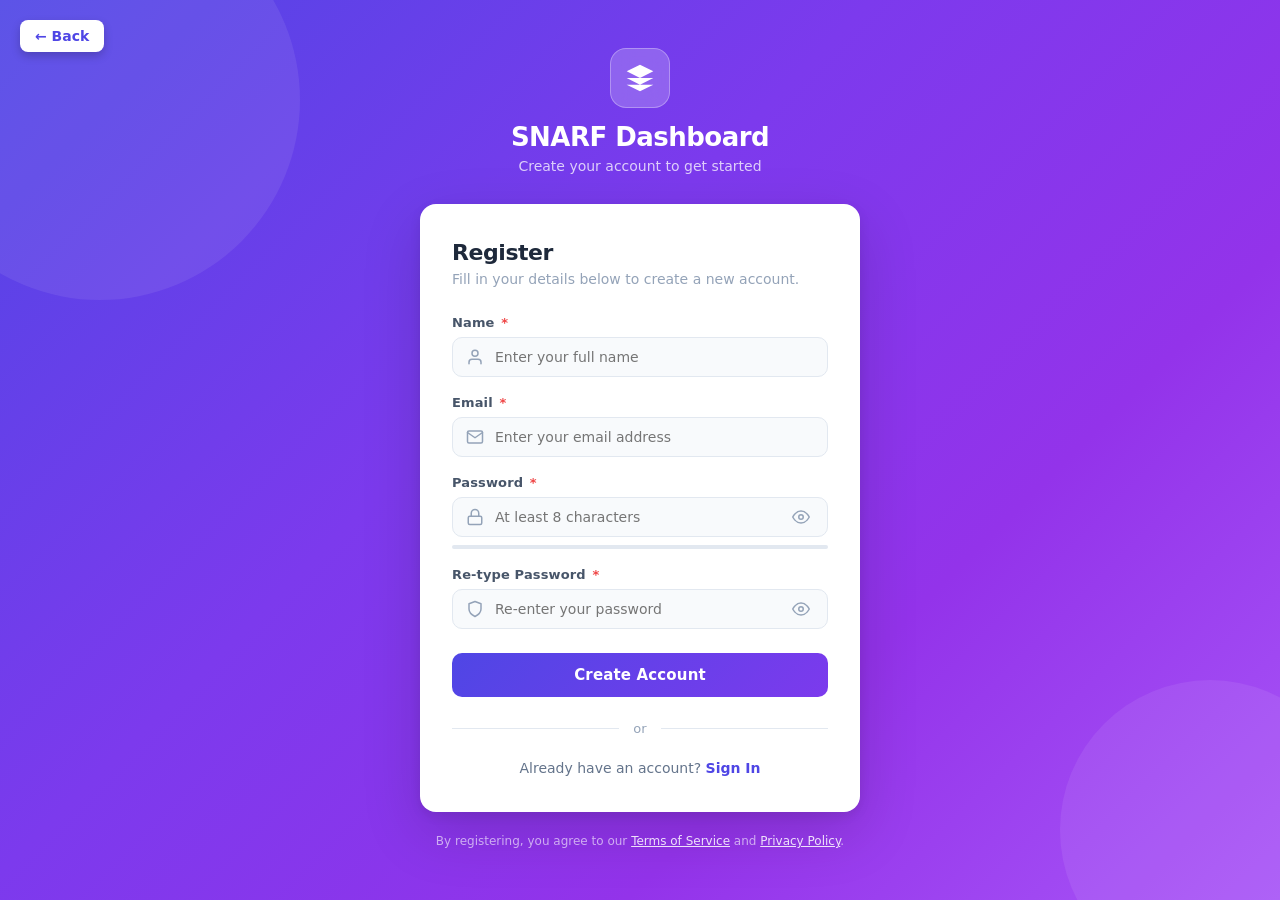
<file: register.html>
<!DOCTYPE html>
<html lang="en">
<head>
  <meta charset="UTF-8">
  <meta name="viewport" content="width=device-width, initial-scale=1.0">
  <title>Register | SNARF Dashboard</title>
  <style>
    * {
      margin: 0;
      padding: 0;
      box-sizing: border-box;
      font-family: 'Inter', 'Segoe UI', system-ui, -apple-system, sans-serif;
    }

    body {
      min-height: 100vh;
      display: flex;
      align-items: center;
      justify-content: center;
      background: linear-gradient(135deg, #4f46e5 0%, #7c3aed 40%, #9333ea 70%, #a855f7 100%);
      -webkit-font-smoothing: antialiased;
      -moz-osx-font-smoothing: grayscale;
      padding: 20px;
    }

    body::before, body::after {
      content: '';
      position: fixed;
      border-radius: 50%;
      opacity: 0.08;
      background: white;
      z-index: 0;
    }
    body::before { width: 400px; height: 400px; top: -100px; left: -100px; }
    body::after { width: 300px; height: 300px; bottom: -80px; right: -80px; }

    .register-container {
      width: 100%;
      max-width: 440px;
      position: relative;
      z-index: 1;
      animation: fadeInUp 0.6s ease-out;
    }

    @keyframes fadeInUp {
      from { opacity: 0; transform: translateY(30px); }
      to { opacity: 1; transform: translateY(0); }
    }

    .brand { text-align: center; margin-bottom: 30px; }

    .brand-logo {
      display: inline-flex;
      align-items: center;
      justify-content: center;
      width: 60px; height: 60px;
      background: rgba(255,255,255,0.2);
      backdrop-filter: blur(10px);
      border-radius: 16px;
      margin-bottom: 14px;
      border: 1px solid rgba(255,255,255,0.3);
    }

    .brand-logo svg { width: 32px; height: 32px; fill: white; }

    .brand h1 { color: white; font-size: 26px; font-weight: 700; letter-spacing: -0.02em; }
    .brand p { color: rgba(255,255,255,0.75); font-size: 14px; margin-top: 6px; }

    

/* ===== TOP LEFT BACK BUTTON (matches sign-in page) ===== */
.back-top-btn {
  position: fixed;
  top: 20px;
  left: 20px;
  background: white;
  color: #4f46e5;
  border: none;
  padding: 8px 15px;
  border-radius: 8px;
  font-size: 14px;
  cursor: pointer;
  font-weight: bold;
  box-shadow: 0 4px 10px rgba(0, 0, 0, 0.2);
  transition: 0.3s;
  text-decoration: none;
  display: inline-block;
  z-index: 10;
  font-family: 'Inter', 'Segoe UI', system-ui, -apple-system, sans-serif;
}

.back-top-btn:hover {
  background: #e0e7ff;
}

@media (max-width: 480px) {
  .back-btn {
    top: 16px;
    left: 16px;
    padding: 8px 14px;
    font-size: 13px;
  }
}


    .card {
      background: white;
      border-radius: 16px;
      padding: 36px 32px;
      box-shadow: 0 20px 60px rgba(0,0,0,0.15), 0 4px 12px rgba(0,0,0,0.08);
    }

    .card h2 { color: #1e293b; font-size: 22px; font-weight: 700; letter-spacing: -0.02em; margin-bottom: 6px; }
    .card > p { color: #94a3b8; font-size: 14px; margin-bottom: 28px; }

    .form-group { margin-bottom: 18px; }

    .form-group label {
      display: block; color: #475569; font-size: 13px;
      font-weight: 600; margin-bottom: 7px; letter-spacing: 0.01em;
    }

    .form-group label .required { color: #ef4444; margin-left: 2px; }

    .input-wrapper { position: relative; }

    .input-wrapper .input-icon {
      position: absolute; left: 14px; top: 50%; transform: translateY(-50%);
      width: 18px; height: 18px; color: #94a3b8;
      pointer-events: none; transition: color 0.3s;
    }

    .form-group input {
      width: 100%; padding: 11px 14px 11px 42px;
      border: 1.5px solid #e2e8f0; border-radius: 10px;
      font-size: 14px; color: #1e293b; background: #f8fafc;
      transition: all 0.3s ease; outline: none;
      font-family: 'Inter', 'Segoe UI', system-ui, -apple-system, sans-serif;
    }

    .form-group input:focus {
      border-color: #4f46e5; background: white;
      box-shadow: 0 0 0 3px rgba(79,70,229,0.12);
    }

    .form-group input.error { border-color: #ef4444; background: #fef2f2; }
    .form-group input.error:focus { box-shadow: 0 0 0 3px rgba(239,68,68,0.12); }

    .error-text {
      color: #ef4444; font-size: 12px; margin-top: 5px;
      display: none; font-weight: 500;
    }

    .error-text.visible { display: block; animation: shakeIn 0.3s ease; }

    @keyframes shakeIn {
      0%, 100% { transform: translateX(0); }
      25% { transform: translateX(-4px); }
      75% { transform: translateX(4px); }
    }

    .password-toggle {
      position: absolute; right: 14px; top: 50%; transform: translateY(-50%);
      background: none; border: none; cursor: pointer; color: #94a3b8;
      padding: 4px; display: flex; align-items: center;
      justify-content: center; transition: color 0.3s;
    }

    .password-toggle:hover { color: #4f46e5; }
    .password-toggle svg { width: 18px; height: 18px; }

    .strength-container { margin-top: 8px; }
    .strength-bar-bg { height: 4px; background: #e2e8f0; border-radius: 4px; overflow: hidden; }
    .strength-bar-fill { height: 100%; width: 0%; border-radius: 4px; transition: all 0.4s ease; }
    .strength-label { font-size: 11px; font-weight: 600; margin-top: 4px; letter-spacing: 0.03em; }

    .strength-weak .strength-bar-fill { width: 25%; background: #ef4444; }
    .strength-weak .strength-label { color: #ef4444; }
    .strength-fair .strength-bar-fill { width: 50%; background: #f59e0b; }
    .strength-fair .strength-label { color: #f59e0b; }
    .strength-good .strength-bar-fill { width: 75%; background: #3b82f6; }
    .strength-good .strength-label { color: #3b82f6; }
    .strength-strong .strength-bar-fill { width: 100%; background: #16a34a; }
    .strength-strong .strength-label { color: #16a34a; }

    .register-btn {
      width: 100%; padding: 13px;
      background: linear-gradient(135deg, #4f46e5, #7c3aed);
      color: white; border: none; border-radius: 10px;
      font-size: 15px; font-weight: 600; cursor: pointer;
      letter-spacing: 0.01em; transition: all 0.3s ease;
      margin-top: 6px; position: relative; overflow: hidden;
    }

    .register-btn:hover {
      background: linear-gradient(135deg, #4338ca, #6d28d9);
      box-shadow: 0 6px 20px rgba(79,70,229,0.4);
      transform: translateY(-1px);
    }

    .register-btn:active { transform: translateY(0); box-shadow: 0 2px 8px rgba(79,70,229,0.3); }
    .register-btn:disabled { opacity: 0.6; cursor: not-allowed; transform: none; box-shadow: none; }

    .register-btn .spinner {
      display: none; width: 20px; height: 20px;
      border: 2.5px solid rgba(255,255,255,0.3);
      border-top-color: white; border-radius: 50%;
      animation: spin 0.7s linear infinite; margin: 0 auto;
    }

    .register-btn.loading .btn-text { display: none; }
    .register-btn.loading .spinner { display: inline-block; }

    @keyframes spin { to { transform: rotate(360deg); } }

    .divider { display: flex; align-items: center; margin: 24px 0; gap: 14px; }
    .divider::before, .divider::after { content: ''; flex: 1; height: 1px; background: #e2e8f0; }
    .divider span { color: #94a3b8; font-size: 13px; font-weight: 500; }

    .signin-link { text-align: center; margin-top: 24px; font-size: 14px; color: #64748b; }
    .signin-link a { color: #4f46e5; text-decoration: none; font-weight: 600; transition: color 0.3s; }
    .signin-link a:hover { color: #7c3aed; text-decoration: underline; }

    .terms {
      text-align: center; margin-top: 20px;
      font-size: 12px; color: rgba(255,255,255,0.6); line-height: 1.6;
    }

    .terms a { color: rgba(255,255,255,0.85); text-decoration: underline; }

    .toast-container {
      position: fixed; top: 20px; right: 20px; z-index: 9999;
      display: flex; flex-direction: column; gap: 10px;
    }

    .toast {
      padding: 14px 24px; border-radius: 10px; color: white;
      font-weight: 600; font-size: 14px;
      box-shadow: 0 8px 24px rgba(0,0,0,0.2);
      animation: toastIn 0.4s ease, toastOut 0.5s ease 3s forwards;
      max-width: 380px; display: flex; align-items: center;
      gap: 10px; letter-spacing: 0.02em;
    }

    .toast-success { background: linear-gradient(135deg, #16a34a, #22c55e); }
    .toast-error { background: linear-gradient(135deg, #dc2626, #ef4444); }
    .toast svg { width: 20px; height: 20px; flex-shrink: 0; }

    @keyframes toastIn {
      from { transform: translateX(120%); opacity: 0; }
      to { transform: translateX(0); opacity: 1; }
    }
    @keyframes toastOut {
      from { opacity: 1; }
      to { opacity: 0; transform: translateY(-10px); }
    }

    @media (max-width: 480px) {
      .card { padding: 28px 22px; }
      .brand h1 { font-size: 22px; }
      .card h2 { font-size: 20px; }
    }
  </style>
</head>
<body>

  <div class="register-container">
    <div class="brand">
      <div class="brand-logo">
        <svg viewBox="0 0 24 24" xmlns="http://www.w3.org/2000/svg">
          <path d="M12 2L2 7l10 5 10-5-10-5zM2 17l10 5 10-5M2 12l10 5 10-5"/>
        </svg>
      </div>
      <h1>SNARF Dashboard</h1>
      <p>Create your account to get started</p>
    </div>

    
<a href="index.html" class="back-top-btn" aria-label="Back to sign in">← Back</a>


    <div class="card">
      <h2>Register</h2>
      <p>Fill in your details below to create a new account.</p>

      <form id="registerForm" novalidate>
        <!-- Name -->
        <div class="form-group">
          <label>Name <span class="required">*</span></label>
          <div class="input-wrapper">
            <input type="text" id="fullName" placeholder="Enter your full name" required>
            <svg class="input-icon" viewBox="0 0 24 24" fill="none" stroke="currentColor" stroke-width="2" stroke-linecap="round" stroke-linejoin="round"><path d="M20 21v-2a4 4 0 0 0-4-4H8a4 4 0 0 0-4 4v2"/><circle cx="12" cy="7" r="4"/></svg>
          </div>
          <div class="error-text" id="fullNameError">Name is required.</div>
        </div>

        <!-- Email -->
        <div class="form-group">
          <label>Email <span class="required">*</span></label>
          <div class="input-wrapper">
            <input type="email" id="email" placeholder="Enter your email address" required>
            <svg class="input-icon" viewBox="0 0 24 24" fill="none" stroke="currentColor" stroke-width="2" stroke-linecap="round" stroke-linejoin="round"><path d="M4 4h16c1.1 0 2 .9 2 2v12c0 1.1-.9 2-2 2H4c-1.1 0-2-.9-2-2V6c0-1.1.9-2 2-2z"/><polyline points="22,6 12,13 2,6"/></svg>
          </div>
          <div class="error-text" id="emailError">Please enter a valid email address.</div>
        </div>

        <!-- Password -->
        <div class="form-group">
          <label>Password <span class="required">*</span></label>
          <div class="input-wrapper">
            <input type="password" id="password" placeholder="At least 8 characters" required>
            <svg class="input-icon" viewBox="0 0 24 24" fill="none" stroke="currentColor" stroke-width="2" stroke-linecap="round" stroke-linejoin="round"><rect x="3" y="11" width="18" height="11" rx="2" ry="2"/><path d="M7 11V7a5 5 0 0 1 10 0v4"/></svg>
            <button type="button" class="password-toggle" onclick="togglePassword('password', this)">
              <svg class="eye-open" viewBox="0 0 24 24" fill="none" stroke="currentColor" stroke-width="2" stroke-linecap="round" stroke-linejoin="round"><path d="M1 12s4-8 11-8 11 8 11 8-4 8-11 8-11-8-11-8z"/><circle cx="12" cy="12" r="3"/></svg>
              <svg class="eye-closed" style="display:none" viewBox="0 0 24 24" fill="none" stroke="currentColor" stroke-width="2" stroke-linecap="round" stroke-linejoin="round"><path d="M17.94 17.94A10.07 10.07 0 0 1 12 20c-7 0-11-8-11-8a18.45 18.45 0 0 1 5.06-5.94M9.9 4.24A9.12 9.12 0 0 1 12 4c7 0 11 8 11 8a18.5 18.5 0 0 1-2.16 3.19m-6.72-1.07a3 3 0 1 1-4.24-4.24"/><line x1="1" y1="1" x2="23" y2="23"/></svg>
            </button>
          </div>
          <div class="strength-container" id="strengthContainer">
            <div class="strength-bar-bg"><div class="strength-bar-fill"></div></div>
            <div class="strength-label"></div>
          </div>
          <div class="error-text" id="passwordError">Password must be at least 8 characters.</div>
        </div>

        <!-- Re-type Password -->
        <div class="form-group">
          <label>Re-type Password <span class="required">*</span></label>
          <div class="input-wrapper">
            <input type="password" id="confirmPassword" placeholder="Re-enter your password" required>
            <svg class="input-icon" viewBox="0 0 24 24" fill="none" stroke="currentColor" stroke-width="2" stroke-linecap="round" stroke-linejoin="round"><path d="M12 22s8-4 8-10V5l-8-3-8 3v7c0 6 8 10 8 10z"/></svg>
            <button type="button" class="password-toggle" onclick="togglePassword('confirmPassword', this)">
              <svg class="eye-open" viewBox="0 0 24 24" fill="none" stroke="currentColor" stroke-width="2" stroke-linecap="round" stroke-linejoin="round"><path d="M1 12s4-8 11-8 11 8 11 8-4 8-11 8-11-8-11-8z"/><circle cx="12" cy="12" r="3"/></svg>
              <svg class="eye-closed" style="display:none" viewBox="0 0 24 24" fill="none" stroke="currentColor" stroke-width="2" stroke-linecap="round" stroke-linejoin="round"><path d="M17.94 17.94A10.07 10.07 0 0 1 12 20c-7 0-11-8-11-8a18.45 18.45 0 0 1 5.06-5.94M9.9 4.24A9.12 9.12 0 0 1 12 4c7 0 11 8 11 8a18.5 18.5 0 0 1-2.16 3.19m-6.72-1.07a3 3 0 1 1-4.24-4.24"/><line x1="1" y1="1" x2="23" y2="23"/></svg>
            </button>
          </div>
          <div class="error-text" id="confirmPasswordError">Passwords do not match.</div>
        </div>

        <button type="submit" class="register-btn" id="registerBtn">
          <span class="btn-text">Create Account</span>
          <div class="spinner"></div>
        </button>
      </form>

      <div class="divider"><span>or</span></div>

      <div class="signin-link">
        Already have an account? <a href="index.html">Sign In</a>
      </div>
    </div>

    <div class="terms">
      By registering, you agree to our <a href="#">Terms of Service</a> and <a href="#">Privacy Policy</a>.
    </div>
  </div>

  <div class="toast-container" id="toastContainer"></div>

  <script>
    // PASSWORD VISIBILITY TOGGLE
    function togglePassword(inputId, btn) {
      const input = document.getElementById(inputId);
      const eyeOpen = btn.querySelector('.eye-open');
      const eyeClosed = btn.querySelector('.eye-closed');
      if (input.type === 'password') {
        input.type = 'text'; eyeOpen.style.display = 'none'; eyeClosed.style.display = 'block';
      } else {
        input.type = 'password'; eyeOpen.style.display = 'block'; eyeClosed.style.display = 'none';
      }
    }

    // PASSWORD STRENGTH
    const passwordInput = document.getElementById('password');
    const strengthContainer = document.getElementById('strengthContainer');

    passwordInput.addEventListener('input', function () {
      const val = this.value;
      let score = 0;

      if (val.length === 0) {
        strengthContainer.className = 'strength-container';
        strengthContainer.querySelector('.strength-label').textContent = '';
        return;
      }

      if (val.length >= 8) score++;
      if (val.length >= 12) score++;
      if (/[A-Z]/.test(val) && /[a-z]/.test(val)) score++;
      if (/[0-9]/.test(val)) score++;
      if (/[^A-Za-z0-9]/.test(val)) score++;

      let strength, label;
      if (score <= 1) { strength = 'strength-weak'; label = 'Weak'; }
      else if (score === 2) { strength = 'strength-fair'; label = 'Fair'; }
      else if (score === 3) { strength = 'strength-good'; label = 'Good'; }
      else { strength = 'strength-strong'; label = 'Strong'; }

      strengthContainer.className = 'strength-container ' + strength;
      strengthContainer.querySelector('.strength-label').textContent = label;
    });

    // FORM VALIDATION & SUBMIT
    const form = document.getElementById('registerForm');

    function showError(inputId, errorId) {
      document.getElementById(inputId).classList.add('error');
      document.getElementById(errorId).classList.add('visible');
    }

    function clearError(inputId, errorId) {
      document.getElementById(inputId).classList.remove('error');
      document.getElementById(errorId).classList.remove('visible');
    }

    // Live clear errors
    ['fullName', 'email', 'password', 'confirmPassword'].forEach(id => {
      document.getElementById(id).addEventListener('input', () => {
        clearError(id, id + 'Error');
      });
    });

    form.addEventListener('submit', function (e) {
      e.preventDefault();

      const fullName = document.getElementById('fullName').value.trim();
      const email = document.getElementById('email').value.trim();
      const password = document.getElementById('password').value;
      const confirmPassword = document.getElementById('confirmPassword').value;

      let isValid = true;

      ['fullName', 'email', 'password', 'confirmPassword'].forEach(id => {
        clearError(id, id + 'Error');
      });

      if (!fullName) { showError('fullName', 'fullNameError'); isValid = false; }

      const emailRegex = /^[^\s@]+@[^\s@]+\.[^\s@]+$/;
      if (!email || !emailRegex.test(email)) { showError('email', 'emailError'); isValid = false; }

      if (!password || password.length < 8) { showError('password', 'passwordError'); isValid = false; }
      if (password !== confirmPassword) { showError('confirmPassword', 'confirmPasswordError'); isValid = false; }

      if (!isValid) return;

      // Check if email already exists
      const storedUsers = localStorage.getItem('appUsers');
      let users = storedUsers ? JSON.parse(storedUsers) : [];

      if (users.find(u => u.email === email)) {
        document.getElementById('emailError').textContent = 'This email is already registered.';
        showError('email', 'emailError');
        return;
      }

      // Loading
      const btn = document.getElementById('registerBtn');
      btn.classList.add('loading');
      btn.disabled = true;

      setTimeout(() => {
        // Save new user to localStorage
        const newUser = {
          id: users.length > 0 ? Math.max(...users.map(u => u.id)) + 1 : 1,
          name: fullName,
          email: email,
          password: password,
          role: 'Submitter'
        };

        users.push(newUser);
        localStorage.setItem('appUsers', JSON.stringify(users));

        btn.classList.remove('loading');
        btn.disabled = false;
        showToast('success', 'Account created successfully! Redirecting...');
        form.reset();
        strengthContainer.className = 'strength-container';
        strengthContainer.querySelector('.strength-label').textContent = '';

        setTimeout(() => { window.location.href = 'index.html'; }, 2000);
      }, 1800);
    });

    // TOAST
    function showToast(type, message) {
      const container = document.getElementById('toastContainer');
      const toast = document.createElement('div');
      toast.className = 'toast toast-' + type;

      const icon = type === 'success'
        ? '<svg viewBox="0 0 24 24" fill="none" stroke="currentColor" stroke-width="2.5" stroke-linecap="round" stroke-linejoin="round"><polyline points="20 6 9 17 4 12"/></svg>'
        : '<svg viewBox="0 0 24 24" fill="none" stroke="currentColor" stroke-width="2.5" stroke-linecap="round" stroke-linejoin="round"><circle cx="12" cy="12" r="10"/><line x1="15" y1="9" x2="9" y2="15"/><line x1="9" y1="9" x2="15" y2="15"/></svg>';

      toast.innerHTML = icon + '<span>' + message + '</span>';
      container.appendChild(toast);
      setTimeout(() => { toast.remove(); }, 3800);
    }
  </script>

</body>
</html>
</file>
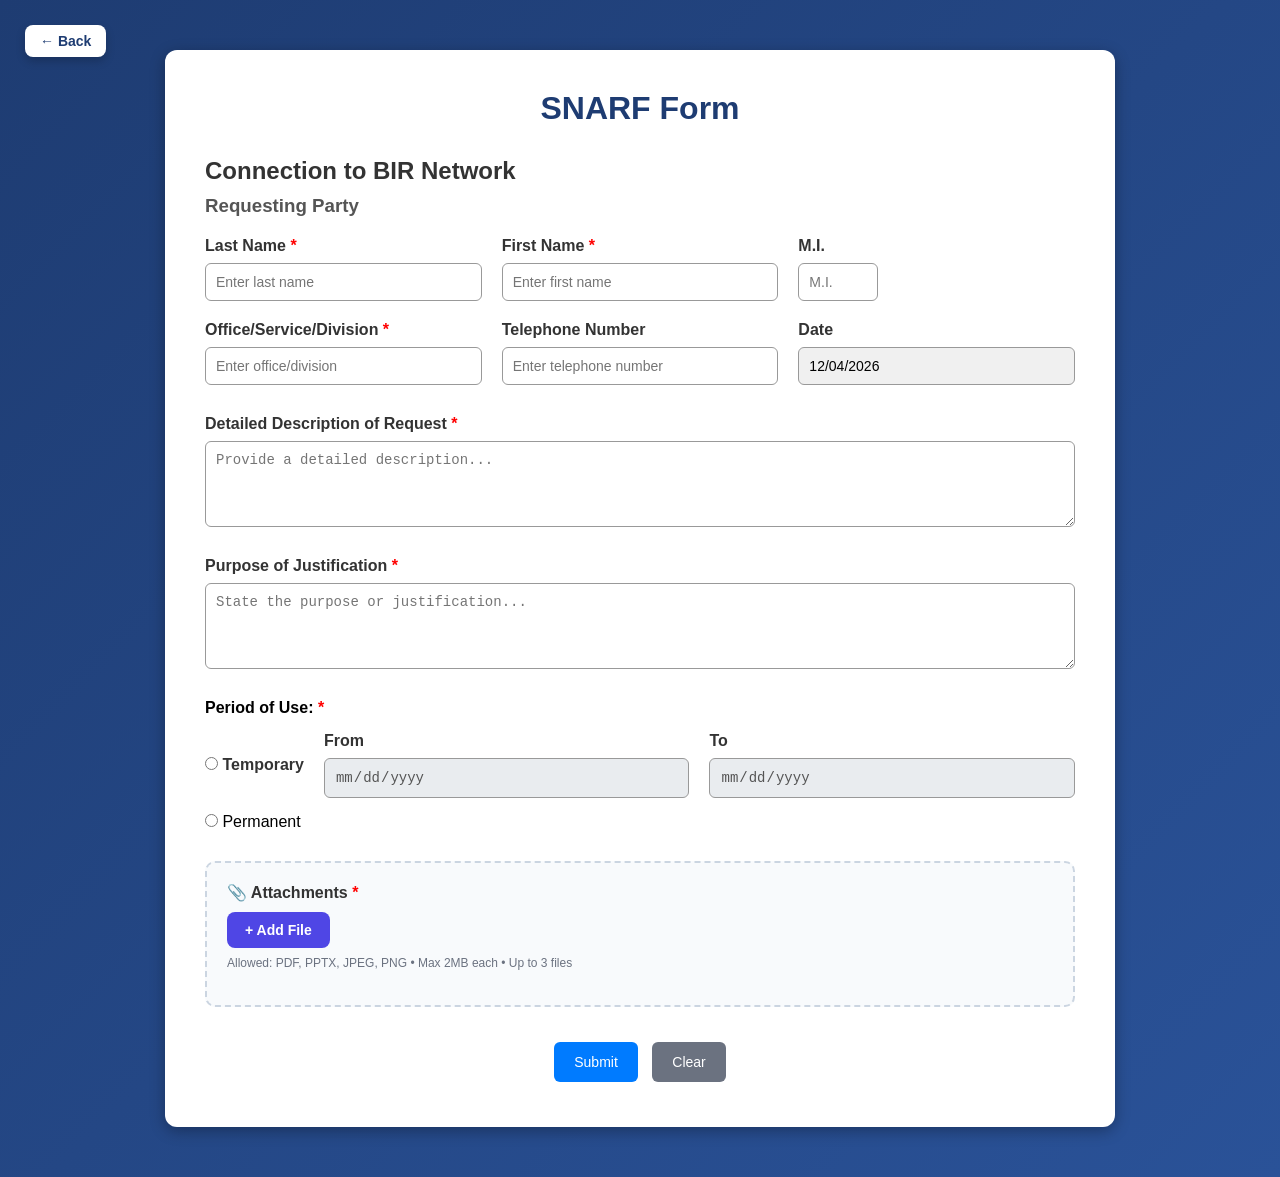
<file: snarfform.html>
<!DOCTYPE html>
<html lang="en">
<head>
    <meta charset="UTF-8">
    <meta name="viewport" content="width=device-width, initial-scale=1.0">
    <title>SNARF Form</title>

    <style>
        * { margin: 0; padding: 0; box-sizing: border-box; }

        body {
            font-family: Arial, sans-serif;
            background: linear-gradient(135deg, #1e3c72, #2a5298);
            padding: 20px;
            min-height: 100vh;
            position: relative;
        }

        .back-top-btn {
            position: absolute;
            top: 20px; left: 20px;
            background: white; color: #1e3c72;
            border: none; padding: 8px 15px;
            border-radius: 8px; font-size: 14px;
            cursor: pointer; font-weight: bold;
            box-shadow: 0 4px 10px rgba(0,0,0,0.2);
            transition: 0.3s;
        }
        .back-top-btn:hover { background: #dce6f8; }

        .form-container {
            width: 100%; max-width: 950px;
            margin: 30px auto;
            background-color: white;
            padding: 40px; border-radius: 12px;
            box-shadow: 0 4px 15px rgba(0,0,0,0.3);
        }

        h1 { text-align: center; margin-bottom: 30px; color: #1e3c72; }
        h2 { margin-bottom: 10px; color: #333; }
        h3 { margin-bottom: 20px; color: #555; }

        .name-row { display: flex; gap: 20px; margin-top: 20px; flex-wrap: wrap; }
        .input-group { display: flex; flex-direction: column; flex: 1; }
        .input-group label { margin-bottom: 8px; font-weight: bold; color: #333; }
        .input-group input, .input-group textarea {
            padding: 10px; border: 1px solid #999;
            border-radius: 6px; font-size: 14px;
        }
        .mi-box input { width: 80px; }
        .input-group input:focus, .input-group textarea:focus {
            outline: none; border-color: #007bff;
            box-shadow: 0 0 5px rgba(0,123,255,0.4);
        }
        textarea { resize: vertical; }

        .button-group { margin-top: 30px; text-align: center; }
        button {
            padding: 12px 20px; margin: 5px;
            background-color: #007bff; color: white;
            border: none; border-radius: 6px;
            cursor: pointer; font-size: 14px; transition: 0.3s;
        }
        button:hover { background-color: #0056b3; }

        .period-section { margin-top: 30px; }
        .radio-group { display: flex; align-items: center; gap: 20px; flex-wrap: wrap; margin-top: 15px; }
        .radio-group label { font-weight: bold; color: #333; }

        input:disabled { background-color: #e9ecef; cursor: not-allowed; }

        .input-error {
            border-color: #ef4444 !important;
            box-shadow: 0 0 5px rgba(239, 68, 68, 0.4) !important;
        }
        .error-message {
            color: #ef4444; font-size: 12px;
            margin-top: 4px; display: none;
        }
        .error-message.visible { display: block; }

        /* ===== FILE UPLOAD ===== */
        .file-upload-section {
            margin-top: 30px;
            padding: 20px;
            border: 2px dashed #cbd5e1;
            border-radius: 10px;
            background: #f8fafc;
            transition: 0.3s;
        }
        .file-upload-section:hover {
            border-color: #4f46e5;
            background: #eef2ff;
        }
        .file-upload-section > label {
            font-weight: bold; color: #333;
            display: block; margin-bottom: 10px;
        }
        .file-upload-btn {
            display: inline-block;
            padding: 10px 18px;
            background: #4f46e5;
            color: white;
            border-radius: 8px;
            cursor: pointer;
            font-size: 14px;
            font-weight: 600;
            transition: 0.3s;
            border: none;
            margin: 0;
        }
        .file-upload-btn:hover { background: #4338ca; }
        .file-upload-hint {
            display: block; margin-top: 8px;
            font-size: 12px; color: #6b7280;
        }
        .file-list { margin-top: 15px; }
        .file-item {
            display: flex; align-items: center;
            gap: 10px;
            padding: 10px 14px;
            background: white;
            border: 1px solid #e2e8f0;
            border-radius: 8px;
            margin-bottom: 8px;
            font-size: 13px;
        }
        .file-item .file-icon {
            width: 32px; height: 32px;
            display: flex; align-items: center; justify-content: center;
            border-radius: 6px; font-size: 16px; flex-shrink: 0;
        }
        .file-icon.pdf { background: #fee2e2; color: #dc2626; }
        .file-icon.pptx { background: #fed7aa; color: #c2410c; }
        .file-icon.image { background: #dbeafe; color: #2563eb; }
        .file-info { flex: 1; overflow: hidden; }
        .file-name {
            font-weight: 600; color: #1e293b;
            overflow: hidden; text-overflow: ellipsis; white-space: nowrap;
        }
        .file-size { color: #6b7280; font-size: 11px; }
        .file-remove {
            background: #ef4444; color: white; border: none;
            width: 26px; height: 26px; border-radius: 50%;
            cursor: pointer; font-size: 14px; font-weight: bold;
            padding: 0; flex-shrink: 0; margin: 0;
        }
        .file-remove:hover { background: #dc2626; }

        /* ===== TOAST ===== */
        .toast-container {
            position: fixed; top: 20px; right: 20px;
            z-index: 9999;
            display: flex; flex-direction: column; gap: 10px;
        }
        .toast {
            padding: 14px 24px; border-radius: 8px;
            color: white; font-weight: bold; font-size: 14px;
            box-shadow: 0 4px 12px rgba(0,0,0,0.2);
            animation: slideIn 0.3s ease, fadeOut 0.5s ease 2.5s forwards;
            max-width: 380px;
        }
        .toast-success { background-color: #16a34a; }
        .toast-error { background-color: #ef4444; }
        @keyframes slideIn {
            from { transform: translateX(100%); opacity: 0; }
            to { transform: translateX(0); opacity: 1; }
        }
        @keyframes fadeOut {
            from { opacity: 1; } to { opacity: 0; }
        }

        /* ===== SUCCESS OVERLAY ===== */
        .success-overlay {
            display: none;
            position: fixed; top: 0; left: 0;
            width: 100%; height: 100%;
            background: rgba(0,0,0,0.5); z-index: 9998;
            justify-content: center; align-items: center;
        }
        .success-overlay.active { display: flex; }
        .success-box {
            background: white; padding: 40px;
            border-radius: 16px; text-align: center;
            box-shadow: 0 8px 30px rgba(0,0,0,0.3);
            max-width: 420px; animation: popIn 0.3s ease;
        }
        .success-box .checkmark { font-size: 60px; margin-bottom: 15px; }
        .success-box h2 { color: #16a34a; margin-bottom: 10px; }
        .success-box p { color: #666; margin-bottom: 8px; font-size: 14px; }
        .success-box .form-id {
            background: #f0fdf4; color: #16a34a;
            padding: 8px 16px; border-radius: 8px;
            font-weight: bold; font-size: 16px;
            display: inline-block; margin: 10px 0 20px;
        }
        .success-box button {
            background-color: #4f46e5; color: white;
            padding: 12px 30px; border: none;
            border-radius: 8px; cursor: pointer;
            font-weight: bold; font-size: 14px; margin: 5px;
        }
        .success-box button:hover { background-color: #4338ca; }
        .success-box .btn-secondary { background-color: #e5e7eb; color: #333; }
        .success-box .btn-secondary:hover { background-color: #d1d5db; }
        @keyframes popIn {
            from { transform: scale(0.8); opacity: 0; }
            to { transform: scale(1); opacity: 1; }
        }
    </style>
</head>

<body>

    <div class="toast-container" id="toastContainer"></div>

    <div class="success-overlay" id="successOverlay">
        <div class="success-box">
            <div class="checkmark">✅</div>
            <h2>Submitted Successfully!</h2>
            <p>Your SNARF request has been submitted and is now pending review.</p>
            <p>Your Form ID:</p>
            <div class="form-id" id="successFormId">SNARF-00001</div>
            <div>
                <button onclick="closeSuccessAndReset()">Submit Another</button>
                <button class="btn-secondary" onclick="goBack()">Back</button>
            </div>
        </div>
    </div>

    <button class="back-top-btn" onclick="goBack()">← Back</button>

    <div class="form-container">

        <h1>SNARF Form</h1>
        <h2>Connection to BIR Network</h2>
        <h3>Requesting Party</h3>

        <div class="name-row">
            <div class="input-group">
                <label>Last Name <span style="color:red;">*</span></label>
                <input type="text" id="lastName" placeholder="Enter last name">
                <span class="error-message" id="lastNameError">Last name is required.</span>
            </div>
            <div class="input-group">
                <label>First Name <span style="color:red;">*</span></label>
                <input type="text" id="firstName" placeholder="Enter first name">
                <span class="error-message" id="firstNameError">First name is required.</span>
            </div>
            <div class="input-group mi-box">
                <label>M.I.</label>
                <input type="text" id="mi" placeholder="M.I." maxlength="3">
            </div>
        </div>

        <div class="name-row">
            <div class="input-group">
                <label>Office/Service/Division <span style="color:red;">*</span></label>
                <input type="text" id="office" placeholder="Enter office/division">
                <span class="error-message" id="officeError">Office/Division is required.</span>
            </div>
            <div class="input-group">
                <label>Telephone Number</label>
                <input type="text" id="telephone" placeholder="Enter telephone number">
            </div>
            <div class="input-group">
                <label>Date</label>
                <input type="text" id="todayDate" readonly style="background-color:#f0f0f0; cursor:default;">
            </div>
        </div>

        <div class="input-group" style="margin-top: 30px;">
            <label>Detailed Description of Request <span style="color:red;">*</span></label>
            <textarea id="description" rows="4" placeholder="Provide a detailed description..."></textarea>
            <span class="error-message" id="descriptionError">Description is required.</span>
        </div>

        <div class="input-group" style="margin-top: 30px;">
            <label>Purpose of Justification <span style="color:red;">*</span></label>
            <textarea id="purpose" rows="4" placeholder="State the purpose or justification..."></textarea>
            <span class="error-message" id="purposeError">Purpose is required.</span>
        </div>

        <div class="period-section">
            <label style="font-weight:bold;">Period of Use: <span style="color:red;">*</span></label>
            <span class="error-message" id="periodError">Please select a period of use.</span>

            <div class="radio-group">
                <label>
                    <input type="radio" name="period" value="Temporary" onclick="toggleDates(true)">
                    Temporary
                </label>
                <div class="input-group">
                    <label>From</label>
                    <input type="date" id="fromDate" disabled>
                    <span class="error-message" id="fromDateError">From date is required.</span>
                </div>
                <div class="input-group">
                    <label>To</label>
                    <input type="date" id="toDate" disabled>
                    <span class="error-message" id="toDateError">To date is required.</span>
                </div>
            </div>

            <div style="margin-top:15px;">
                <label>
                    <input type="radio" name="period" value="Permanent" onclick="toggleDates(false)">
                    Permanent
                </label>
            </div>
        </div>

        <!-- ===== FILE UPLOAD SECTION ===== -->
        <div class="file-upload-section">
            <label>📎 Attachments <span style="color:red;">*</span></label>
            <input type="file" id="fileInput" accept=".pdf,.pptx,.jpeg,.jpg,.png" multiple style="display:none;" onchange="handleFileSelect(event)" />
            <button type="button" class="file-upload-btn" onclick="document.getElementById('fileInput').click()">+ Add File</button>
            <span class="file-upload-hint">Allowed: PDF, PPTX, JPEG, PNG • Max 2MB each • Up to 3 files</span>
            <span class="error-message" id="fileError">At least 1 attachment is required.</span>
            <div class="file-list" id="fileList"></div>
        </div>

        <div class="button-group">
            <button onclick="submitForm()">Submit</button>
            <button onclick="clearForm()" style="background-color:#6b7280;">Clear</button>
        </div>

    </div>

    <script>
        const today = new Date();
        const formattedDate = (today.getMonth()+1).toString().padStart(2,'0') + '/' + today.getDate().toString().padStart(2,'0') + '/' + today.getFullYear();
        document.getElementById("todayDate").value = formattedDate;

        const minDate = today.getFullYear() + '-' + (today.getMonth()+1).toString().padStart(2,'0') + '-' + today.getDate().toString().padStart(2,'0');
        document.getElementById("fromDate").min = minDate;
        document.getElementById("toDate").min = minDate;

        function showToast(message, type = 'success') {
            const container = document.getElementById('toastContainer');
            const toast = document.createElement('div');
            toast.className = `toast toast-${type}`;
            toast.textContent = message;
            container.appendChild(toast);
            setTimeout(() => { toast.remove(); }, 3000);
        }

        function goBack() {
          if (window.opener && !window.opener.closed) {
            window.close();
            return;
          }

          if (window.history.length > 1 && document.referrer) {
            window.history.back();
          } else {
            window.location.href = 'landingpage.html';
          }
        }

        function toggleDates(enable) {
            document.getElementById("fromDate").disabled = !enable;
            document.getElementById("toDate").disabled = !enable;
            if (!enable) {
                document.getElementById("fromDate").value = "";
                document.getElementById("toDate").value = "";
                clearError('fromDate', 'fromDateError');
                clearError('toDate', 'toDateError');
            }
            clearError(null, 'periodError');
        }

        function showError(inputId, errorId) {
            if (inputId) document.getElementById(inputId).classList.add('input-error');
            document.getElementById(errorId).classList.add('visible');
        }

        function clearError(inputId, errorId) {
            if (inputId) document.getElementById(inputId).classList.remove('input-error');
            document.getElementById(errorId).classList.remove('visible');
        }

        function clearAllErrors() {
            document.querySelectorAll('.input-error').forEach(el => el.classList.remove('input-error'));
            document.querySelectorAll('.error-message').forEach(el => el.classList.remove('visible'));
        }

        // ✅ Now includes 'description'
        ['lastName', 'firstName', 'office', 'purpose', 'description'].forEach(id => {
            document.getElementById(id).addEventListener('input', function() {
                if (this.value.trim()) clearError(id, id + 'Error');
            });
        });

        ['fromDate', 'toDate'].forEach(id => {
            document.getElementById(id).addEventListener('change', function() {
                if (this.value) clearError(id, id + 'Error');
            });
        });

        // ===== FILE ATTACHMENTS =====
        let attachedFiles = [];
        const MAX_FILE_SIZE = 2 * 1024 * 1024;   // 2 MB
        const MAX_FILES = 3;
        const ALLOWED_EXT = ['pdf', 'pptx', 'jpeg', 'jpg', 'png'];

        function escapeHtml(str) {
            const div = document.createElement('div');
            div.appendChild(document.createTextNode(str || ''));
            return div.innerHTML;
        }

        function handleFileSelect(event) {
            const files = Array.from(event.target.files);
            event.target.value = '';

            files.forEach(file => {
                if (attachedFiles.length >= MAX_FILES) {
                    showToast('Maximum ' + MAX_FILES + ' files allowed.', 'error');
                    return;
                }
                const ext = file.name.split('.').pop().toLowerCase();
                if (ALLOWED_EXT.indexOf(ext) === -1) {
                    showToast('"' + file.name + '" type not allowed.', 'error');
                    return;
                }
                if (file.size > MAX_FILE_SIZE) {
                    showToast('"' + file.name + '" exceeds 2MB limit.', 'error');
                    return;
                }

                const reader = new FileReader();
                reader.onload = function (e) {
                    attachedFiles.push({
                        name: file.name,
                        size: file.size,
                        type: file.type || ext,
                        ext: ext,
                        dataUrl: e.target.result
                    });
                    renderFileList();
                    // ✅ Clear file error when at least 1 file is added
                    clearError(null, 'fileError');
                };
                reader.onerror = function () {
                    showToast('Failed to read "' + file.name + '".', 'error');
                };
                reader.readAsDataURL(file);
            });
        }

        function renderFileList() {
            const list = document.getElementById('fileList');
            if (attachedFiles.length === 0) { list.innerHTML = ''; return; }

            let html = '';
            attachedFiles.forEach((f, i) => {
                let iconClass = 'image', icon = '🖼️';
                if (f.ext === 'pdf') { iconClass = 'pdf'; icon = '📄'; }
                else if (f.ext === 'pptx') { iconClass = 'pptx'; icon = '📊'; }

                const sizeText = f.size > 1024 * 1024
                    ? (f.size / 1024 / 1024).toFixed(2) + ' MB'
                    : (f.size / 1024).toFixed(1) + ' KB';

                html += '<div class="file-item">' +
                    '<div class="file-icon ' + iconClass + '">' + icon + '</div>' +
                    '<div class="file-info"><div class="file-name">' + escapeHtml(f.name) + '</div>' +
                    '<div class="file-size">' + sizeText + '</div></div>' +
                    '<button type="button" class="file-remove" onclick="removeFile(' + i + ')" title="Remove">✕</button>' +
                    '</div>';
            });
            list.innerHTML = html;
        }

        function removeFile(index) {
            attachedFiles.splice(index, 1);
            renderFileList();
        }

        function validateForm() {
            clearAllErrors();
            let isValid = true;

            // ✅ Now includes 'description' as required
            [
                { id: 'lastName',    errorId: 'lastNameError' },
                { id: 'firstName',   errorId: 'firstNameError' },
                { id: 'office',      errorId: 'officeError' },
                { id: 'description', errorId: 'descriptionError' },
                { id: 'purpose',     errorId: 'purposeError' }
            ].forEach(field => {
                if (!document.getElementById(field.id).value.trim()) {
                    showError(field.id, field.errorId);
                    isValid = false;
                }
            });

            const selectedPeriod = document.querySelector('input[name="period"]:checked');
            if (!selectedPeriod) {
                showError(null, 'periodError'); isValid = false;
            } else if (selectedPeriod.value === 'Temporary') {
                if (!document.getElementById('fromDate').value) { showError('fromDate', 'fromDateError'); isValid = false; }
                if (!document.getElementById('toDate').value) { showError('toDate', 'toDateError'); isValid = false; }
                const from = document.getElementById('fromDate').value;
                const to = document.getElementById('toDate').value;
                if (from && to && to < from) {
                    document.getElementById('toDateError').textContent = '"To" date must be after "From" date.';
                    showError('toDate', 'toDateError'); isValid = false;
                }
            }

            // ✅ Require at least 1 attachment
            if (attachedFiles.length === 0) {
                showError(null, 'fileError');
                isValid = false;
            }

            return isValid;
        }

        function generateFormId() {
            const submissions = getSnarfSubmissions();
            let maxNum = 0;
            submissions.forEach(s => {
                const match = s.formId.match(/(\d{5})$/);
                if (match) {
                    const num = parseInt(match[1]);
                    if (num > maxNum) maxNum = num;
                }
            });
            const nextNum = maxNum + 1;
            return 'SNARF-' + nextNum.toString().padStart(5, '0');
        }

        function getSnarfSubmissions() {
            const stored = localStorage.getItem("snarfFormSubmissions");
            return stored ? JSON.parse(stored) : [];
        }

        function saveSnarfSubmission(formData) {
            const submissions = getSnarfSubmissions();
            submissions.push(formData);
            try {
                localStorage.setItem("snarfFormSubmissions", JSON.stringify(submissions));
                return true;
            } catch (e) {
                showToast('Storage full. Try removing attachments or older submissions.', 'error');
                return false;
            }
        }

        
function submitForm() {
    if (!validateForm()) {
        showToast('Please fill in all required fields.', 'error');
        const firstError = document.querySelector('.input-error, .error-message.visible');
        if (firstError) firstError.scrollIntoView({ behavior: 'smooth', block: 'center' });
        return;
    }

    const selectedPeriod = document.querySelector('input[name="period"]:checked');
    const formId = generateFormId();

    const fromVal = document.getElementById("fromDate").value;
    const toVal = document.getElementById("toDate").value;
    let fromDisplay = '', toDisplay = '';

    if (fromVal) {
        const fd = new Date(fromVal + 'T00:00:00');
        fromDisplay = (fd.getMonth()+1).toString().padStart(2,'0') + '/' + fd.getDate().toString().padStart(2,'0') + '/' + fd.getFullYear();
    }
    if (toVal) {
        const td = new Date(toVal + 'T00:00:00');
        toDisplay = (td.getMonth()+1).toString().padStart(2,'0') + '/' + td.getDate().toString().padStart(2,'0') + '/' + td.getFullYear();
    }

    // ✅ NEW — capture who submitted
    let submitterName = '';
    let submitterEmail = '';
    try {
        const cu = JSON.parse(localStorage.getItem('currentUser') || '{}');
        submitterName = cu.name || '';
        submitterEmail = (cu.email || '').toLowerCase();
    } catch (e) {
        submitterName = '';
        submitterEmail = '';
    }

    const formData = {
        formId: formId,
        lastName: document.getElementById("lastName").value.trim(),
        firstName: document.getElementById("firstName").value.trim(),
        mi: document.getElementById("mi").value.trim(),
        office: document.getElementById("office").value.trim(),
        telephone: document.getElementById("telephone").value.trim(),
        date: document.getElementById("todayDate").value,
        purpose: document.getElementById("purpose").value.trim(),
        description: document.getElementById("description").value.trim(),
        period: selectedPeriod.value,
        fromDate: fromDisplay,
        toDate: toDisplay,
        status: "Pending",
        actionedBy: "",
        actionedByRole: "",
        actionedAt: "",
        submittedAt: new Date().toISOString(),
        attachments: attachedFiles,

        // ✅ NEW — OWNERSHIP TRACKING
        submittedByName: submitterName,
        submittedByEmail: submitterEmail
    };

    if (!saveSnarfSubmission(formData)) return;

    document.getElementById('successFormId').textContent = formId;
    document.getElementById('successOverlay').classList.add('active');
}


        function closeSuccessAndReset() {
            document.getElementById('successOverlay').classList.remove('active');
            clearForm();
        }

        function clearForm() {
            ['lastName','firstName','mi','office','telephone','purpose','description'].forEach(id => document.getElementById(id).value = '');
            document.getElementById("fromDate").value = '';
            document.getElementById("toDate").value = '';
            document.getElementById("fromDate").disabled = true;
            document.getElementById("toDate").disabled = true;
            document.querySelectorAll('input[name="period"]').forEach(r => r.checked = false);
            document.getElementById("todayDate").value = formattedDate;
            attachedFiles = [];
            renderFileList();
            clearAllErrors();
        }
    </script>

</body>
</html>
</file>
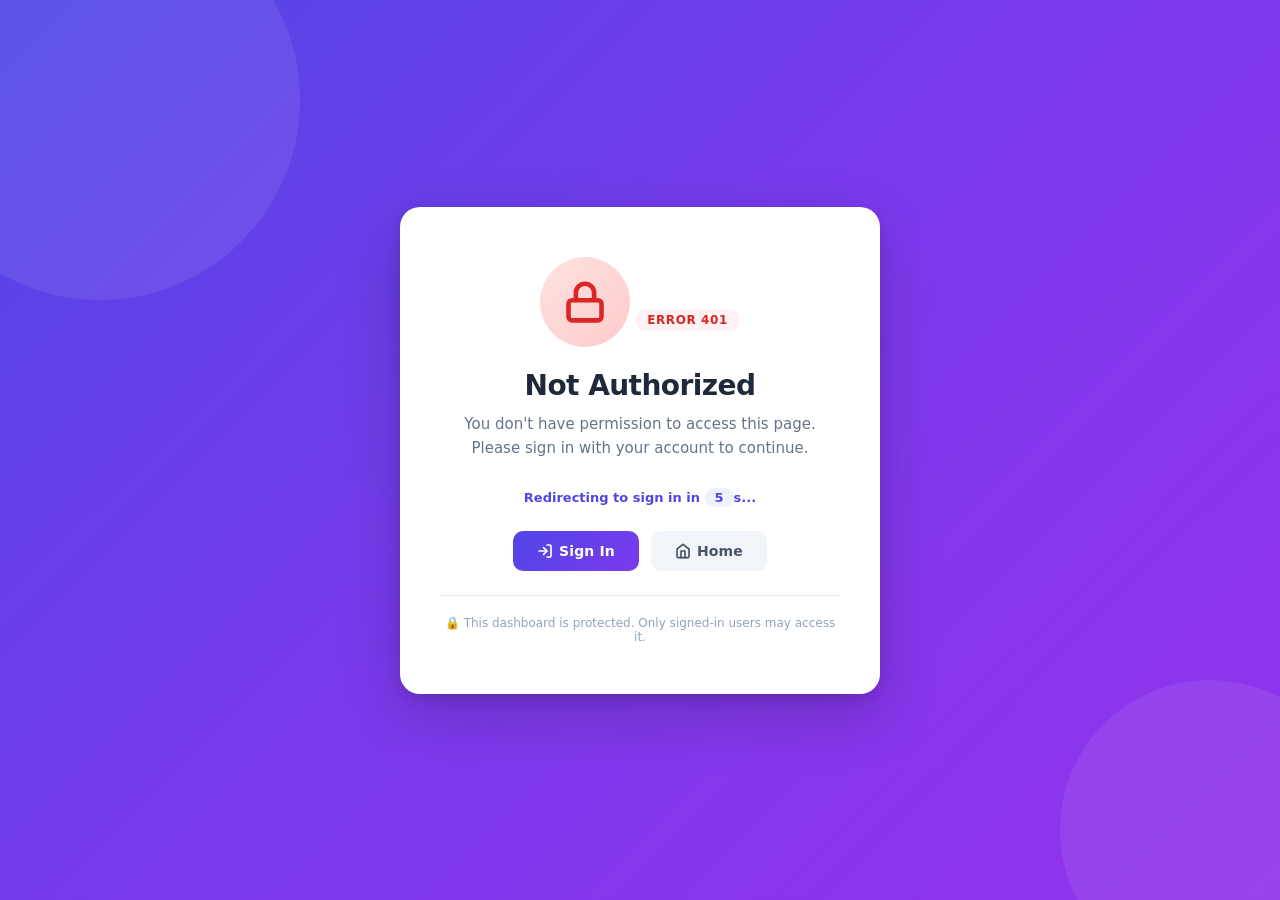
<file: unauthorized.html>
<!DOCTYPE html>
<html lang="en">
<head>
  <meta charset="UTF-8" />
  <meta name="viewport" content="width=device-width, initial-scale=1.0" />
  <title>Not Authorized | SNARF Dashboard</title>
  <style>
    * { margin: 0; padding: 0; box-sizing: border-box; font-family: 'Inter', 'Segoe UI', system-ui, -apple-system, sans-serif; }

    body {
      min-height: 100vh;
      display: flex;
      align-items: center;
      justify-content: center;
      background: linear-gradient(135deg, #4f46e5 0%, #7c3aed 50%, #9333ea 100%);
      padding: 20px;
      -webkit-font-smoothing: antialiased;
    }

    body::before, body::after {
      content: '';
      position: fixed;
      border-radius: 50%;
      opacity: 0.08;
      background: white;
      z-index: 0;
    }
    body::before { width: 400px; height: 400px; top: -100px; left: -100px; }
    body::after  { width: 300px; height: 300px; bottom: -80px; right: -80px; }

    .unauth-card {
      position: relative;
      z-index: 1;
      background: white;
      border-radius: 20px;
      padding: 50px 40px;
      max-width: 480px;
      width: 100%;
      text-align: center;
      box-shadow: 0 20px 60px rgba(0,0,0,0.2), 0 4px 12px rgba(0,0,0,0.1);
      animation: fadeInUp 0.5s ease-out;
    }

    @keyframes fadeInUp {
      from { opacity: 0; transform: translateY(30px); }
      to   { opacity: 1; transform: translateY(0); }
    }

    .lock-icon {
      width: 90px;
      height: 90px;
      background: linear-gradient(135deg, #fee2e2, #fecaca);
      border-radius: 50%;
      display: inline-flex;
      align-items: center;
      justify-content: center;
      margin-bottom: 22px;
      animation: pulse 2s ease-in-out infinite;
    }

    @keyframes pulse {
      0%, 100% { transform: scale(1); box-shadow: 0 0 0 0 rgba(239, 68, 68, 0.3); }
      50%      { transform: scale(1.05); box-shadow: 0 0 0 20px rgba(239, 68, 68, 0); }
    }

    .lock-icon svg { width: 44px; height: 44px; stroke: #dc2626; }

    .unauth-card h1 {
      color: #1e293b;
      font-size: 28px;
      font-weight: 700;
      margin-bottom: 10px;
      letter-spacing: -0.02em;
    }

    .error-code {
      display: inline-block;
      background: #fef2f2;
      color: #dc2626;
      padding: 4px 12px;
      border-radius: 20px;
      font-size: 12px;
      font-weight: 600;
      letter-spacing: 0.05em;
      margin-bottom: 16px;
    }

    .unauth-card p {
      color: #64748b;
      font-size: 15px;
      line-height: 1.6;
      margin-bottom: 28px;
    }

    .countdown {
      color: #4f46e5;
      font-weight: 600;
      font-size: 13px;
      margin-bottom: 24px;
    }

    .countdown #countdownNum {
      display: inline-block;
      background: #eef2ff;
      padding: 2px 10px;
      border-radius: 10px;
      min-width: 28px;
    }

    .action-buttons {
      display: flex;
      gap: 12px;
      justify-content: center;
      flex-wrap: wrap;
    }

    .btn {
      padding: 12px 24px;
      border: none;
      border-radius: 10px;
      font-size: 14px;
      font-weight: 600;
      cursor: pointer;
      text-decoration: none;
      display: inline-flex;
      align-items: center;
      gap: 6px;
      transition: all 0.3s ease;
      letter-spacing: 0.01em;
    }

    .btn-primary {
      background: linear-gradient(135deg, #4f46e5, #7c3aed);
      color: white;
    }

    .btn-primary:hover {
      transform: translateY(-2px);
      box-shadow: 0 6px 20px rgba(79, 70, 229, 0.4);
    }

    .btn-secondary {
      background: #f1f5f9;
      color: #475569;
    }

    .btn-secondary:hover {
      background: #e2e8f0;
    }

    .footer-note {
      margin-top: 24px;
      padding-top: 20px;
      border-top: 1px solid #e2e8f0;
      font-size: 12px;
      color: #94a3b8;
    }

    @media (max-width: 480px) {
      .unauth-card { padding: 36px 24px; }
      .unauth-card h1 { font-size: 22px; }
      .action-buttons { flex-direction: column; }
      .btn { width: 100%; justify-content: center; }
    }
  </style>
</head>
<body>

  <div class="unauth-card">
    <div class="lock-icon">
      <svg viewBox="0 0 24 24" fill="none" stroke="currentColor" stroke-width="2.5" stroke-linecap="round" stroke-linejoin="round">
        <rect x="3" y="11" width="18" height="11" rx="2" ry="2"/>
        <path d="M7 11V7a5 5 0 0 1 10 0v4"/>
      </svg>
    </div>

    <div class="error-code">ERROR 401</div>
    <h1>Not Authorized</h1>
    <p>You don't have permission to access this page. Please sign in with your account to continue.</p>

    <div class="countdown">
      Redirecting to sign in in <span id="countdownNum">5</span>s...
    </div>

    <div class="action-buttons">
      <a href="index.html" class="btn btn-primary">
        <svg width="16" height="16" viewBox="0 0 24 24" fill="none" stroke="currentColor" stroke-width="2.5" stroke-linecap="round" stroke-linejoin="round">
          <path d="M15 3h4a2 2 0 0 1 2 2v14a2 2 0 0 1-2 2h-4"/>
          <polyline points="10 17 15 12 10 7"/>
          <line x1="15" y1="12" x2="3" y2="12"/>
        </svg>
        Sign In
      </a>
      <a href="landingpage.html" class="btn btn-secondary">
        <svg width="16" height="16" viewBox="0 0 24 24" fill="none" stroke="currentColor" stroke-width="2.5" stroke-linecap="round" stroke-linejoin="round">
          <path d="M3 9l9-7 9 7v11a2 2 0 0 1-2 2H5a2 2 0 0 1-2-2z"/>
          <polyline points="9 22 9 12 15 12 15 22"/>
        </svg>
        Home
      </a>
    </div>

    <div class="footer-note">
      🔒 This dashboard is protected. Only signed-in users may access it.
    </div>
  </div>

  <script>
    // Auto-redirect countdown
    var seconds = 5;
    var el = document.getElementById('countdownNum');
    var timer = setInterval(function () {
      seconds--;
      if (el) el.textContent = seconds;
      if (seconds <= 0) {
        clearInterval(timer);
        window.location.href = 'index.html';
      }
    }, 1000);

    // Stop countdown if user interacts
    document.addEventListener('click', function () { clearInterval(timer); if (el) el.parentElement.style.display = 'none'; });
    document.addEventListener('keydown', function () { clearInterval(timer); if (el) el.parentElement.style.display = 'none'; });
  </script>

</body>
</html>
</file>
<file: css/dashboard.css>
/* ============================================================
   DASHBOARD.CSS — Refactored
   - CSS custom properties (design tokens)
   - All duplicates removed
   - :focus-visible focus rings
   - prefers-reduced-motion support
   - WCAG AA compliant muted text
   - Explicit transition properties
   - Consolidated font-family
   ============================================================ */

/* ===================== DESIGN TOKENS ===================== */
:root {
  /* Brand */
  --primary: #4f46e5;
  --primary-dark: #4338ca;
  --primary-darker: #3730a3;
  --primary-light: #eef2ff;
  --primary-lighter: #f5f3ff;
  --secondary: #9333ea;
  --secondary-dark: #7c3aed;

  /* Semantic — Success */
  --success: #16a34a;
  --success-dark: #15803d;
  --success-light: #d1fae5;
  --success-lighter: #ecfdf5;
  --success-text: #065f46;

  /* Semantic — Danger */
  --danger: #ef4444;
  --danger-dark: #dc2626;
  --danger-darker: #b91c1c;
  --danger-light: #fee2e2;
  --danger-lighter: #fef2f2;
  --danger-text: #991b1b;
  --danger-text-dark: #7f1d1d;

  /* Semantic — Warning */
  --warning: #f59e0b;
  --warning-dark: #d97706;
  --warning-light: #fef3c7;
  --warning-lighter: #fffbeb;
  --warning-text: #92400e;

  /* Semantic — Info */
  --info: #3b82f6;
  --info-dark: #2563eb;
  --info-light: #dbeafe;
  --info-lighter: #eff6ff;
  --info-text: #1e40af;

  /* Accent — Cyan */
  --cyan: #0ea5e9;
  --cyan-dark: #0284c7;
  --cyan-light: #ecfeff;
  --cyan-text: #155e75;

  /* Accent — Indigo Secondary */
  --indigo-light: #6366f1;

  /* Neutral */
  --text-primary: #1e293b;
  --text-secondary: #475569;
  --text-tertiary: #64748b;
  --text-muted: #6b7280;
  --text-subtle: #94a3b8;

  --border: #e2e8f0;
  --border-light: #f0f0f0;
  --border-medium: #cbd5e1;
  --bg-app: #f5f5f5;
  --bg-subtle: #f8fafc;
  --bg-muted: #f1f5f9;
  --bg-card: #ffffff;

  /* Special — Dark Blue (table headers) */
  --table-header-bg: #1e3c72;

  /* Typography */
  --font-sans: 'Inter', 'Segoe UI', system-ui, -apple-system, sans-serif;

  /* Shadows */
  --shadow-xs: 0 2px 4px rgba(0, 0, 0, 0.05);
  --shadow-sm: 0 2px 6px rgba(0, 0, 0, 0.08);
  --shadow-md: 0 4px 6px rgba(0, 0, 0, 0.1);
  --shadow-lg: 0 4px 15px rgba(0, 0, 0, 0.3);
  --shadow-xl: 0 4px 20px rgba(0, 0, 0, 0.3);
  --shadow-focus: 0 0 0 3px rgba(79, 70, 229, 0.25);

  /* Radius */
  --radius-sm: 6px;
  --radius: 8px;
  --radius-md: 10px;
  --radius-lg: 12px;
  --radius-pill: 20px;
  --radius-full: 9999px;

  /* Transitions */
  --transition-fast: 0.15s ease;
  --transition: 0.2s ease;
  --transition-slow: 0.3s ease;
}

/* ===== BACK BUTTON ===== */
.back-btn {
  position: absolute;
  top: 24px;
  left: 24px;
  display: inline-flex;
  align-items: center;
  gap: 6px;
  padding: 9px 16px;
  background: rgba(255, 255, 255, 0.15);
  backdrop-filter: blur(10px);
  border: 1px solid rgba(255, 255, 255, 0.25);
  border-radius: 10px;
  color: white;
  text-decoration: none;
  font-size: 14px;
  font-weight: 600;
  letter-spacing: 0.01em;
  transition: all 0.3s ease;
  z-index: 10;
}

.back-btn:hover {
  background: rgba(255, 255, 255, 0.25);
  border-color: rgba(255, 255, 255, 0.45);
  transform: translateX(-3px);
  box-shadow: 0 4px 12px rgba(0, 0, 0, 0.15);
}

.back-btn:active {
  transform: translateX(-1px);
}

.back-btn svg {
  width: 16px;
  height: 16px;
}

@media (max-width: 480px) {
  .back-btn {
    top: 16px;
    left: 16px;
    padding: 8px 14px;
    font-size: 13px;
  }
}

/* ===================== FONTS ===================== */
/* NOTE: Move <link rel="stylesheet" href="https://fonts.googleapis.com/css2?family=Inter:wght@400;500;600;700&display=swap"> to your HTML <head> for faster paint */
@import url('https://fonts.googleapis.com/css2?family=Inter:wght@400;500;600;700&display=swap');

/* ===================== RESET / BASE ===================== */
* {
  margin: 0;
  padding: 0;
  box-sizing: border-box;
}

body {
  background-color: var(--bg-app);
  font-family: var(--font-sans);
  -webkit-font-smoothing: antialiased;
  -moz-osx-font-smoothing: grayscale;
  letter-spacing: 0.01em;
  line-height: 1.6;
  color: var(--text-primary);
}

input, button, select, textarea {
  font-family: inherit;
}

/* ===================== ACCESSIBILITY ===================== */
.sr-only {
  position: absolute;
  width: 1px;
  height: 1px;
  padding: 0;
  margin: -1px;
  overflow: hidden;
  clip: rect(0, 0, 0, 0);
  white-space: nowrap;
  border: 0;
}

/* Universal focus ring for keyboard users */
button:focus-visible,
a:focus-visible,
input:focus-visible,
select:focus-visible,
textarea:focus-visible,
[tabindex]:focus-visible {
  outline: 2px solid var(--primary);
  outline-offset: 2px;
  border-radius: 2px;
}

/* Override for elements that already have custom focus styles */
.form-group input:focus-visible,
.form-group select:focus-visible,
.snarf-search-input:focus-visible,
.user-search-input:focus-visible,
.snarf-filter-select:focus-visible,
.conduct-input:focus-visible,
.conduct-date-input:focus-visible,
.stage-field input:focus-visible,
.stage-field select:focus-visible,
.reject-category-select:focus-visible,
.reject-reason-textarea:focus-visible {
  outline: none;
}

/* Respect user motion preferences */
@media (prefers-reduced-motion: reduce) {
  *, *::before, *::after {
    animation-duration: 0.01ms !important;
    animation-iteration-count: 1 !important;
    transition-duration: 0.01ms !important;
    scroll-behavior: auto !important;
  }
}

/* ===================== NAVBAR ===================== */
.navbar {
  background: linear-gradient(135deg, var(--primary), var(--secondary));
  color: white;
  padding: 20px;
  display: flex;
  justify-content: space-between;
  align-items: center;
  box-shadow: var(--shadow-md);
}

.navbar h1 {
  font-size: 24px;
  font-weight: 700;
  letter-spacing: -0.02em;
}

.navbar-right {
  display: flex;
  align-items: center;
  gap: 15px;
}

.user-info-badge {
  background: rgba(255, 255, 255, 0.2);
  padding: 6px 14px;
  border-radius: var(--radius-pill);
  font-size: 13px;
  color: white;
  font-weight: 500;
  letter-spacing: 0.03em;
}

.logout-btn {
  background: white;
  color: var(--primary);
  padding: 10px 20px;
  border: none;
  border-radius: var(--radius-sm);
  cursor: pointer;
  font-weight: 600;
  transition: background-color var(--transition-slow);
  letter-spacing: 0.01em;
}

.logout-btn:hover {
  background: #f0f0f0;
}

/* ===================== CONTAINER ===================== */
.container {
  padding: 30px;
  max-width: 1400px;
  margin: 0 auto;
}

/* ===================== TABS ===================== */
.tabs {
  background: white;
  display: flex;
  gap: 0;
  border-bottom: 2px solid #e0e0e0;
  margin-bottom: 30px;
  border-radius: var(--radius) var(--radius) 0 0;
  box-shadow: 0 2px 4px rgba(0, 0, 0, 0.1);
}

.tab-btn {
  padding: 15px 25px;
  background: none;
  border: none;
  cursor: pointer;
  font-size: 15px;
  color: #666;
  transition: color var(--transition), background var(--transition), border-color var(--transition);
  border-bottom: 3px solid transparent;
  font-weight: 500;
  position: relative;
  letter-spacing: 0.01em;
  display: inline-flex;
  align-items: center;
  gap: 8px;
}

.tab-btn:hover {
  color: var(--primary);
  background: #f9f9f9;
}

.tab-btn.active {
  color: var(--primary);
  border-bottom-color: var(--primary);
  font-weight: 600;
}

.tab-btn.hidden-tab {
  display: none;
}

.tab-badge {
  background-color: var(--danger);
  color: white;
  font-size: 10px;
  font-weight: 700;
  padding: 2px 6px;
  border-radius: var(--radius-md);
  min-width: 18px;
  text-align: center;
  line-height: 14px;
  letter-spacing: 0.03em;
}

.tab-content { display: none; }
.tab-content.active { display: block; }

/* ===================== WELCOME & CARDS ===================== */
.welcome-section {
  background: white;
  padding: 30px;
  border-radius: var(--radius-lg);
  margin-bottom: 30px;
  box-shadow: var(--shadow-md);
}

.welcome-section h2 {
  color: #333;
  margin-bottom: 10px;
  font-weight: 700;
  letter-spacing: -0.02em;
}

.welcome-section p {
  color: var(--text-muted);
  font-size: 15px;
  line-height: 1.7;
}

.cards-grid {
  display: grid;
  grid-template-columns: repeat(auto-fit, minmax(280px, 1fr));
  gap: 20px;
}

.card {
  background: white;
  padding: 25px;
  border-radius: var(--radius-lg);
  box-shadow: var(--shadow-md);
  transition: transform var(--transition-slow), box-shadow var(--transition-slow);
}

.card:hover {
  transform: translateY(-5px);
  box-shadow: 0 8px 12px rgba(0, 0, 0, 0.15);
}

.card h3 {
  color: var(--primary);
  margin-bottom: 12px;
  font-size: 18px;
  font-weight: 600;
  letter-spacing: -0.01em;
}

.card p {
  color: var(--text-muted);
  font-size: 14px;
  line-height: 1.7;
}

.card-stat {
  font-size: 32px;
  font-weight: 700;
  color: var(--primary);
  margin-bottom: 10px;
  letter-spacing: -0.02em;
}

/* ===================== TABLES (BASE) ===================== */
table {
  width: 100%;
  border-collapse: collapse;
}

table thead {
  background-color: #f9f9f9;
  border-bottom: 2px solid #e0e0e0;
}

table th {
  padding: 15px;
  text-align: left;
  color: var(--primary);
  font-weight: 600;
  font-size: 14px;
  letter-spacing: 0.01em;
}

table td {
  padding: 15px;
  border-bottom: 1px solid #e0e0e0;
  font-size: 14px;
}

table tr:hover {
  background-color: #f9f9f9;
}

/* ===================== ROLE BADGES ===================== */
.role-badge {
  display: inline-block;
  padding: 6px 12px;
  border-radius: var(--radius-pill);
  font-size: 12px;
  font-weight: 600;
  letter-spacing: 0.03em;
}

.role-admin { background-color: var(--danger-light); color: var(--danger-text); border: 1px solid #fca5a5; }
.role-editor { background-color: var(--warning-light); color: var(--warning-text); border: 1px solid #fcd34d; }
.role-viewer { background-color: var(--info-light); color: #0c2d6b; border: 1px solid #93c5fd; }
.role-supervisor { background: #f0fdf4; color: var(--success-dark); border: 1px solid #86efac; }
.role-submitter { background: var(--cyan-light); color: var(--cyan-text); border: 1px solid #67e8f9; }
.role-approval { background-color: #ede9fe; color: #5b21b6; border: 1px solid #a78bfa; }

/* ===================== ACTION BUTTONS ===================== */
.action-buttons {
  display: flex;
  gap: 8px;
}

.edit-btn, .delete-btn {
  padding: 8px 12px;
  border: none;
  border-radius: var(--radius-sm);
  cursor: pointer;
  font-size: 12px;
  font-weight: 600;
  transition: background-color var(--transition-slow);
  letter-spacing: 0.01em;
  color: white;
}

.edit-btn { background-color: var(--info); }
.edit-btn:hover { background-color: var(--info-dark); }
.delete-btn { background-color: var(--danger); }
.delete-btn:hover { background-color: var(--danger-dark); }

.add-user-btn {
  background-color: var(--primary);
  color: white;
  padding: 10px 20px;
  border: none;
  border-radius: var(--radius);
  cursor: pointer;
  font-weight: 600;
  transition: background-color var(--transition-slow);
  font-size: 14px;
  letter-spacing: 0.01em;
}

.add-user-btn:hover {
  background-color: var(--primary-dark);
}

/* ===================== MODALS (BASE) ===================== */
.modal {
  display: none;
  position: fixed;
  z-index: 1000;
  left: 0;
  top: 0;
  width: 100%;
  height: 100%;
  background-color: rgba(0, 0, 0, 0.4);
}

.modal.active {
  display: flex;
  justify-content: center;
  align-items: center;
}

.modal-content {
  background-color: white;
  padding: 30px;
  border-radius: var(--radius-lg);
  width: 400px;
  box-shadow: var(--shadow-xl);
}

.modal-content h3 {
  margin-bottom: 20px;
  color: #333;
  font-weight: 700;
  letter-spacing: -0.02em;
}

.form-group {
  margin-bottom: 15px;
}

.form-group label {
  display: block;
  margin-bottom: 8px;
  color: var(--text-secondary);
  font-weight: 600;
  font-size: 14px;
  letter-spacing: 0.01em;
}

.form-group input,
.form-group select {
  width: 100%;
  padding: 10px;
  border: 1px solid #ccc;
  border-radius: var(--radius-sm);
  font-size: 14px;
  transition: border-color var(--transition), box-shadow var(--transition);
}

.form-group input:focus,
.form-group select:focus {
  outline: none;
  border-color: var(--primary);
  box-shadow: 0 0 5px rgba(79, 70, 229, 0.4);
}

.modal-buttons {
  display: flex;
  gap: 10px;
  margin-top: 20px;
}

.modal-buttons button {
  flex: 1;
  padding: 10px;
  border: none;
  border-radius: var(--radius-sm);
  cursor: pointer;
  font-weight: 600;
  transition: background-color var(--transition-slow);
  letter-spacing: 0.01em;
}

.save-btn { background-color: var(--primary); color: white; }
.save-btn:hover { background-color: var(--primary-dark); }
.cancel-btn { background-color: #e5e7eb; color: #333; }
.cancel-btn:hover { background-color: #d1d5db; }

/* ===================== REJECT REASON MODAL ===================== */
#rejectReasonModal { z-index: 1100; }

.reject-modal-content {
  max-width: 520px;
  width: min(520px, 95vw);
  border-top: 4px solid var(--danger);
  animation: rejectSlideIn 0.25s ease-out;
}

@keyframes rejectSlideIn {
  from { opacity: 0; transform: translateY(-20px) scale(0.97); }
  to   { opacity: 1; transform: translateY(0) scale(1); }
}

.reject-modal-header {
  display: flex;
  align-items: center;
  gap: 10px;
  margin-bottom: 18px;
}

.reject-modal-header h3 {
  margin: 0;
  font-size: 20px;
  color: var(--text-primary);
  font-weight: 700;
}

.reject-modal-header .reject-icon { font-size: 24px; }

.reject-target-info {
  background: var(--danger-lighter);
  border: 1px solid #fecaca;
  border-radius: var(--radius);
  padding: 10px 14px;
  margin-bottom: 16px;
  font-size: 13px;
  color: var(--danger-text);
  line-height: 1.5;
}

.reject-target-info strong { color: var(--danger-text-dark); }

.reject-form-group { margin-bottom: 16px; }

.reject-form-group label {
  display: block;
  font-weight: 600;
  font-size: 13px;
  color: var(--text-secondary);
  margin-bottom: 6px;
  text-transform: uppercase;
  letter-spacing: 0.5px;
}

.required-asterisk {
  color: var(--danger);
  margin-left: 2px;
}

.reject-category-select {
  width: 100%;
  padding: 10px 12px;
  border: 2px solid var(--border);
  border-radius: var(--radius);
  font-size: 14px;
  color: var(--text-primary);
  background: var(--bg-subtle);
  transition: border-color var(--transition), background-color var(--transition);
  appearance: none;
  -webkit-appearance: none;
  background-image: url("data:image/svg+xml,%3Csvg xmlns='http://www.w3.org/2000/svg' width='12' height='12' viewBox='0 0 12 12'%3E%3Cpath fill='%23475569' d='M6 8L1 3h10z'/%3E%3C/svg%3E");
  background-repeat: no-repeat;
  background-position: right 12px center;
  cursor: pointer;
}

.reject-category-select:focus {
  border-color: var(--danger);
  outline: none;
  background-color: #fff;
}

.reject-reason-textarea {
  width: 100%;
  min-height: 120px;
  max-height: 250px;
  padding: 12px;
  border: 2px solid var(--border);
  border-radius: var(--radius);
  font-size: 14px;
  color: var(--text-primary);
  background: var(--bg-subtle);
  resize: vertical;
  transition: border-color var(--transition), background-color var(--transition);
  line-height: 1.5;
}

.reject-reason-textarea:focus {
  border-color: var(--danger);
  outline: none;
  background: #fff;
}

.reject-reason-textarea::placeholder { color: var(--text-subtle); }

.reject-reason-textarea.error {
  border-color: var(--danger);
  background: var(--danger-lighter);
}

.reject-validation-msg {
  color: var(--danger);
  font-size: 12px;
  margin-top: 4px;
  display: none;
  align-items: center;
  gap: 4px;
}

.reject-validation-msg.visible {
  display: flex;
  padding: 8px 12px;
  background: var(--danger-lighter);
  border-left: 3px solid var(--danger-dark);
  border-radius: 4px;
  margin-top: 8px;
}

.reject-char-count {
  text-align: right;
  font-size: 12px;
  color: var(--text-subtle);
  margin-top: 4px;
  transition: color var(--transition);
}

.reject-char-count.near-limit { color: var(--warning); font-weight: 500; }
.reject-char-count.at-limit { color: var(--danger); font-weight: 600; }

.reject-modal-actions {
  display: flex;
  gap: 10px;
  justify-content: flex-end;
  margin-top: 20px;
  padding-top: 16px;
  border-top: 1px solid var(--border);
}

.reject-confirm-btn {
  padding: 10px 24px;
  background: linear-gradient(135deg, var(--danger), var(--danger-dark));
  color: #fff;
  border: none;
  border-radius: var(--radius);
  font-size: 14px;
  font-weight: 600;
  cursor: pointer;
  transition: background var(--transition), transform var(--transition), box-shadow var(--transition);
}

.reject-confirm-btn:hover {
  background: linear-gradient(135deg, var(--danger-dark), var(--danger-darker));
  transform: translateY(-1px);
  box-shadow: 0 4px 12px rgba(239, 68, 68, 0.4);
}

.reject-confirm-btn:disabled {
  background: var(--border-medium);
  color: var(--text-subtle);
  cursor: not-allowed;
  transform: none;
  box-shadow: none;
}

.reject-cancel-btn {
  padding: 10px 24px;
  background: var(--bg-muted);
  color: var(--text-secondary);
  border: 2px solid var(--border);
  border-radius: var(--radius);
  font-size: 14px;
  font-weight: 600;
  cursor: pointer;
  transition: background var(--transition), border-color var(--transition);
}

.reject-cancel-btn:hover {
  background: var(--border);
  border-color: var(--border-medium);
}

/* ===================== REJECTION REASON DISPLAY ===================== */
.rejection-reason-display {
  background: linear-gradient(135deg, var(--danger-lighter), #fff1f2);
  border: 1px solid #fecaca;
  border-left: 4px solid var(--danger);
  border-radius: var(--radius);
  padding: 16px;
  margin-top: 12px;
}

.rejection-reason-display h4 {
  margin: 0 0 10px 0;
  font-size: 15px;
  color: var(--danger-text);
}

.rejection-category-badge {
  display: inline-block;
  padding: 3px 10px;
  background: var(--danger-light);
  color: var(--danger-dark);
  border-radius: var(--radius-lg);
  font-size: 12px;
  font-weight: 600;
  margin-bottom: 8px;
}

.rejection-reason-text {
  color: var(--danger-text-dark);
  font-size: 14px;
  line-height: 1.6;
  white-space: pre-wrap;
  word-break: break-word;
}

.stage-reason-text {
  font-size: 12px;
  color: var(--danger-text);
  margin-left: 20px;
  margin-top: 2px;
  font-style: italic;
}

/* ===================== SNARF RESULTS ===================== */
.snarf-results {
  width: 100%;
  max-width: 1400px;
  margin: 0 auto;
  padding: 20px;
  background-color: white;
  border-radius: var(--radius-lg);
  box-shadow: var(--shadow-lg);
}

.snarf-results h2 {
  margin-bottom: 20px;
  color: var(--table-header-bg);
  font-size: 22px;
  font-weight: 700;
  letter-spacing: -0.02em;
}

.snarf-summary {
  display: flex;
  gap: 15px;
  margin-bottom: 20px;
  flex-wrap: wrap;
}

.summary-card {
  flex: 1;
  min-width: 140px;
  padding: 15px 20px;
  border-radius: var(--radius-md);
  text-align: center;
  box-shadow: var(--shadow-sm);
}

.summary-card .summary-count {
  font-size: 28px;
  font-weight: 700;
  display: block;
  letter-spacing: -0.02em;
}

.summary-card .summary-label {
  font-size: 13px;
  font-weight: 600;
  margin-top: 4px;
  display: block;
  letter-spacing: 0.03em;
}

.summary-total { background: var(--primary-light); border-left: 4px solid var(--primary); }
.summary-total .summary-count, .summary-total .summary-label { color: var(--primary); }

.summary-pending { background: var(--warning-lighter); border-left: 4px solid var(--warning); }
.summary-pending .summary-count { color: var(--warning-dark); }
.summary-pending .summary-label { color: var(--warning-text); }

.summary-approved { background: var(--success-lighter); border-left: 4px solid var(--success); }
.summary-approved .summary-count { color: var(--success); }
.summary-approved .summary-label { color: var(--success-text); }

.summary-rejected { background: var(--danger-lighter); border-left: 4px solid var(--danger); }
.summary-rejected .summary-count { color: var(--danger); }
.summary-rejected .summary-label { color: var(--danger-text); }

.summary-stage { background: var(--info-lighter); border-left: 4px solid var(--info); }
.summary-stage .summary-count { color: var(--info); }
.summary-stage .summary-label { color: var(--info-text); }

/* ===================== SNARF TOOLBAR ===================== */
.snarf-toolbar {
  display: flex;
  justify-content: space-between;
  align-items: center;
  flex-wrap: wrap;
  gap: 12px;
  margin-bottom: 20px;
}

.snarf-toolbar-left {
  display: flex;
  align-items: center;
  gap: 12px;
  flex-wrap: wrap;
}

.snarf-search-input {
  padding: 10px 14px;
  border: 1px solid #ccc;
  border-radius: var(--radius-sm);
  font-size: 14px;
  width: 260px;
  transition: border-color var(--transition), box-shadow var(--transition);
}

.snarf-search-input:focus {
  outline: none;
  border-color: var(--table-header-bg);
  box-shadow: 0 0 5px rgba(30, 60, 114, 0.3);
}

.snarf-filter-select {
  padding: 10px 14px;
  border: 1px solid #ccc;
  border-radius: var(--radius-sm);
  font-size: 14px;
  cursor: pointer;
  background: white;
  transition: border-color var(--transition);
}

.snarf-filter-select:focus {
  outline: none;
  border-color: var(--table-header-bg);
}

.snarf-toolbar-right {
  display: flex;
  align-items: center;
  gap: 10px;
  flex-wrap: wrap;
}

.snarf-export-btn {
  padding: 10px 20px;
  background-color: var(--success);
  color: white;
  border: none;
  border-radius: var(--radius-sm);
  cursor: pointer;
  font-weight: 600;
  font-size: 14px;
  transition: background-color var(--transition-slow);
  letter-spacing: 0.01em;
}

.snarf-export-btn:hover { background-color: var(--success-dark); }

.snarf-bulk-btn {
  padding: 10px 16px;
  border: none;
  border-radius: var(--radius-sm);
  cursor: pointer;
  font-weight: 600;
  font-size: 13px;
  transition: background-color var(--transition-slow), opacity var(--transition);
  color: white;
  letter-spacing: 0.01em;
}

.snarf-bulk-approve { background-color: var(--success); }
.snarf-bulk-approve:hover { background-color: var(--success-dark); }
.snarf-bulk-reject { background-color: var(--warning); }
.snarf-bulk-reject:hover { background-color: var(--warning-dark); }
.snarf-bulk-delete { background-color: var(--danger); }
.snarf-bulk-delete:hover { background-color: var(--danger-dark); }

.snarf-bulk-btn:disabled {
  opacity: 0.4;
  cursor: not-allowed;
}

/* ===================== SNARF TABLE ===================== */
.snarf-table-wrapper { overflow-x: auto; }

.snarf-results-table {
  width: 100%;
  border-collapse: collapse;
  font-size: 13px;
}

.snarf-results-table thead {
  background-color: var(--table-header-bg);
  color: white;
}

.snarf-results-table th {
  padding: 12px;
  text-align: left;
  font-weight: 600;
  border: 1px solid #ddd;
  white-space: nowrap;
  color: white;
  letter-spacing: 0.02em;
}

.snarf-results-table td {
  padding: 12px;
  border: 1px solid #ddd;
  max-width: 200px;
  overflow: hidden;
  text-overflow: ellipsis;
  white-space: nowrap;
}

.snarf-results-table tbody tr:nth-child(even) { background-color: #f9f9f9; }
.snarf-results-table tbody tr:hover { background-color: #e8f0ff; }
.snarf-results-table tbody tr.selected-row { background-color: var(--info-light) !important; }

.snarf-results-table input[type="checkbox"] {
  width: 16px;
  height: 16px;
  cursor: pointer;
}

/* ===================== STATUS BADGES ===================== */
.status-badge {
  display: inline-block;
  padding: 5px 12px;
  border-radius: var(--radius-pill);
  font-size: 12px;
  font-weight: 600;
  text-transform: capitalize;
  letter-spacing: 0.03em;
}

.status-pending { background-color: var(--warning-light); color: var(--warning-text); }
.status-approved { background-color: var(--success-light); color: var(--success-text); }
.status-rejected { background-color: var(--danger-light); color: var(--danger-text); }
.status-reviewed { background-color: var(--info-light); color: var(--info-text); }

.snarf-view-btn {
  padding: 7px 16px;
  border: none;
  border-radius: var(--radius-sm);
  cursor: pointer;
  font-size: 12px;
  font-weight: 600;
  transition: background-color var(--transition-slow);
  white-space: nowrap;
  background-color: var(--indigo-light);
  color: white;
  letter-spacing: 0.01em;
}

.snarf-view-btn:hover { background-color: var(--primary); }

.no-results-row td {
  text-align: center;
  color: var(--text-muted);
  font-style: italic;
  padding: 30px;
}

/* ===================== DETAIL MODAL ===================== */
.detail-modal-content {
  background-color: white;
  padding: 30px;
  border-radius: var(--radius-lg);
  width: min(900px, 95vw);
  max-height: 92vh;
  overflow-y: auto;
  scroll-behavior: smooth;
  box-shadow: var(--shadow-xl);
}

.detail-modal-content h3 {
  margin-bottom: 20px;
  color: var(--table-header-bg);
  font-size: 20px;
  font-weight: 700;
  letter-spacing: -0.02em;
  border-bottom: 2px solid #e0e0e0;
  padding-bottom: 10px;
}

.detail-row {
  display: flex;
  padding: 10px 0;
  border-bottom: 1px solid var(--border-light);
}

.detail-label {
  font-weight: 600;
  color: var(--text-secondary);
  width: 200px;
  flex-shrink: 0;
  font-size: 14px;
}

.detail-value {
  color: #333;
  font-size: 14px;
  word-break: break-word;
}

.detail-actioned-section {
  margin-top: 15px;
  padding: 15px;
  background: #f0fdf4;
  border-radius: var(--radius);
  border-left: 4px solid var(--success);
}

.detail-actioned-section.rejected { background: var(--danger-lighter); border-left-color: var(--danger); }
.detail-actioned-section.pending-section { background: var(--warning-lighter); border-left-color: var(--warning); }
.detail-actioned-section.reviewed-section { background: var(--info-lighter); border-left-color: var(--info); }

.detail-action-bar {
  display: flex;
  justify-content: center;
  gap: 12px;
  margin-top: 20px;
  padding-top: 15px;
  border-top: 2px solid #e0e0e0;
  flex-wrap: wrap;
}

.detail-action-bar button {
  padding: 10px 24px;
  border: none;
  border-radius: var(--radius);
  cursor: pointer;
  font-weight: 600;
  font-size: 14px;
  transition: background-color var(--transition-slow), opacity var(--transition);
  min-width: 120px;
  letter-spacing: 0.01em;
}

.detail-approve-btn { background-color: var(--success); color: white; }
.detail-approve-btn:hover { background-color: var(--success-dark); }
.detail-reject-btn { background-color: var(--warning); color: white; }
.detail-reject-btn:hover { background-color: var(--warning-dark); }
.detail-delete-btn { background-color: var(--danger); color: white; }
.detail-delete-btn:hover { background-color: var(--danger-dark); }
.detail-close-btn { background-color: var(--primary); color: white; }
.detail-close-btn:hover { background-color: var(--primary-dark); }
.save-conduct-btn { background-color: var(--cyan); color: white; }
.save-conduct-btn:hover { background-color: var(--cyan-dark); }

.detail-action-bar button:disabled {
  opacity: 0.4;
  cursor: not-allowed;
}

/* ===================== CONDUCT SECTION ===================== */
.conduct-section {
  margin-top: 15px;
  padding: 15px;
  background: var(--bg-subtle);
  border-radius: var(--radius);
  border-left: 4px solid var(--indigo-light);
}

.conduct-section h4 {
  color: var(--table-header-bg);
  font-size: 15px;
  font-weight: 700;
  letter-spacing: -0.02em;
  margin-bottom: 12px;
}

.conduct-checkboxes {
  display: flex;
  gap: 20px;
  flex-wrap: wrap;
  margin-bottom: 5px;
}

.conduct-check-item {
  display: flex;
  align-items: center;
  gap: 6px;
  font-size: 14px;
  color: #333;
}

.conduct-check-item .check-icon {
  width: 20px;
  height: 20px;
  border-radius: 4px;
  display: flex;
  align-items: center;
  justify-content: center;
  font-size: 12px;
  font-weight: 700;
  flex-shrink: 0;
}

.check-icon.checked { background-color: var(--success); color: white; }
.check-icon.unchecked { background-color: #e5e7eb; color: var(--text-muted); }

.conduct-checkbox {
  width: 16px;
  height: 16px;
  cursor: pointer;
  accent-color: var(--primary);
}

.conduct-input {
  width: 60px;
  padding: 5px 8px;
  border: 1px solid #ccc;
  border-radius: 4px;
  font-size: 13px;
  text-align: center;
  transition: border-color var(--transition), box-shadow var(--transition);
}

.conduct-input:focus {
  outline: none;
  border-color: var(--primary);
  box-shadow: 0 0 4px rgba(79, 70, 229, 0.3);
}

.conduct-date-input {
  padding: 5px 8px;
  border: 1px solid #ccc;
  border-radius: 4px;
  font-size: 12px;
  transition: border-color var(--transition), box-shadow var(--transition);
}

.conduct-date-input:focus {
  outline: none;
  border-color: var(--primary);
  box-shadow: 0 0 4px rgba(79, 70, 229, 0.3);
}

.subsequent-table {
  width: 100%;
  border-collapse: collapse;
  margin-top: 12px;
  font-size: 13px;
}

.subsequent-table thead { background-color: var(--primary-light); }

.subsequent-table th {
  padding: 8px 12px;
  text-align: center;
  color: var(--primary);
  font-weight: 600;
  border: 1px solid #ddd;
  font-size: 12px;
  letter-spacing: 0.02em;
}

.subsequent-table td {
  padding: 8px 12px;
  text-align: center;
  border: 1px solid #ddd;
  color: #333;
  font-size: 13px;
}

.subsequent-table td.label-cell {
  text-align: left;
  font-weight: 600;
  color: var(--text-secondary);
  background: #f9fafb;
  white-space: nowrap;
}

/* ===================== TOAST ===================== */
.toast-container {
  position: fixed;
  top: 20px;
  right: 20px;
  z-index: 9999;
  display: flex;
  flex-direction: column;
  gap: 10px;
}

.toast {
  padding: 14px 24px;
  border-radius: var(--radius);
  color: white;
  font-weight: 600;
  font-size: 14px;
  box-shadow: 0 4px 12px rgba(0, 0, 0, 0.2);
  animation: slideIn 0.3s ease, fadeOut 0.4s ease 2.5s forwards;
  max-width: 360px;
  letter-spacing: 0.03em;
}

.toast-success { background-color: var(--success); }
.toast-error { background-color: var(--danger); }
.toast-warning { background-color: var(--warning); }
.toast-info { background-color: var(--info); }

@keyframes slideIn {
  from { transform: translateX(100%); opacity: 0; }
  to { transform: translateX(0); opacity: 1; }
}

@keyframes fadeOut {
  from { opacity: 1; }
  to { opacity: 0; }
}

/* ===================== PAGINATION ===================== */
.snarf-pagination {
  display: flex;
  justify-content: space-between;
  align-items: center;
  margin-top: 15px;
  flex-wrap: wrap;
  gap: 10px;
}

.pagination-info {
  color: var(--text-muted);
  font-size: 13px;
  letter-spacing: 0.03em;
}

.pagination-buttons {
  display: flex;
  gap: 5px;
}

.page-btn {
  padding: 8px 14px;
  border: 1px solid #ddd;
  background: white;
  border-radius: var(--radius-sm);
  cursor: pointer;
  font-size: 13px;
  transition: background-color var(--transition), border-color var(--transition), color var(--transition);
  font-weight: 500;
}

.page-btn:hover:not(:disabled) {
  background-color: var(--primary-light);
  border-color: var(--primary);
  color: var(--primary);
}

.page-btn.active-page {
  background-color: var(--primary);
  color: white;
  border-color: var(--primary);
}

.page-btn:disabled {
  opacity: 0.4;
  cursor: not-allowed;
}

/* ===================== SETTINGS ===================== */
.settings-container {
  display: flex;
  flex-direction: column;
  gap: 20px;
}

.settings-card {
  background: white;
  padding: 25px 30px;
  border-radius: var(--radius-lg);
  box-shadow: var(--shadow-md);
}

.settings-card-header {
  display: flex;
  justify-content: space-between;
  align-items: center;
  margin-bottom: 20px;
  flex-wrap: wrap;
  gap: 10px;
}

.settings-card-header h3 {
  color: #333;
  font-size: 18px;
  margin: 0;
  font-weight: 700;
  letter-spacing: -0.02em;
}

.settings-card-header p {
  color: var(--text-muted);
  font-size: 13px;
  margin: 0;
}

.settings-card h3 {
  color: #333;
  margin-bottom: 6px;
  font-size: 18px;
  font-weight: 700;
  letter-spacing: -0.02em;
}

.settings-card > p {
  color: var(--text-muted);
  font-size: 13px;
  margin-bottom: 18px;
}

.settings-card-actions {
  display: flex;
  align-items: center;
  gap: 12px;
  flex-wrap: wrap;
}

.setting-item {
  display: flex;
  justify-content: space-between;
  align-items: center;
  padding: 14px 0;
  border-bottom: 1px solid var(--border-light);
}

.setting-item:last-child { border-bottom: none; }

.setting-info h4 {
  color: #333;
  font-size: 15px;
  margin-bottom: 3px;
  font-weight: 600;
}

.setting-info span {
  color: var(--text-muted);
  font-size: 12px;
  letter-spacing: 0.03em;
}

/* ===================== TOGGLE SWITCH ===================== */
.toggle-switch {
  position: relative;
  width: 50px;
  height: 26px;
  flex-shrink: 0;
}

.toggle-switch input {
  opacity: 0;
  width: 0;
  height: 0;
}

.toggle-slider {
  position: absolute;
  cursor: pointer;
  top: 0;
  left: 0;
  right: 0;
  bottom: 0;
  background-color: #ccc;
  border-radius: 26px;
  transition: background-color var(--transition-slow);
}

.toggle-slider::before {
  content: "";
  position: absolute;
  height: 20px;
  width: 20px;
  left: 3px;
  bottom: 3px;
  background-color: white;
  border-radius: 50%;
  transition: transform var(--transition-slow);
}

.toggle-switch input:checked + .toggle-slider {
  background-color: var(--primary);
}

.toggle-switch input:checked + .toggle-slider::before {
  transform: translateX(24px);
}

.toggle-switch input:focus-visible + .toggle-slider {
  box-shadow: var(--shadow-focus);
}

/* ===================== USER MANAGEMENT ===================== */
.user-mgmt-table-wrapper {
  overflow-x: auto;
  margin-top: 10px;
}

.user-mgmt-table {
  width: 100%;
  border-collapse: collapse;
}

.user-mgmt-table thead {
  background-color: var(--primary);
  color: white;
}

.user-mgmt-table thead th {
  padding: 12px 15px;
  text-align: left;
  font-weight: 600;
  color: white;
  font-size: 14px;
  letter-spacing: 0.02em;
}

.user-mgmt-table tbody td {
  padding: 12px 15px;
  border-bottom: 1px solid #e0e0e0;
  font-size: 14px;
}

.user-mgmt-table tbody tr:hover {
  background-color: var(--primary-lighter);
}

.user-search-input {
  padding: 10px 14px;
  border: 1px solid #ccc;
  border-radius: var(--radius-sm);
  font-size: 14px;
  width: 250px;
  transition: border-color var(--transition), box-shadow var(--transition);
}

.user-search-input:focus {
  outline: none;
  border-color: var(--primary);
  box-shadow: 0 0 5px rgba(79, 70, 229, 0.3);
}

.user-count-badge {
  background: var(--primary-light);
  color: var(--primary);
  padding: 6px 14px;
  border-radius: var(--radius-pill);
  font-size: 13px;
  font-weight: 600;
  letter-spacing: 0.03em;
}

.viewer-notice {
  background: var(--info-light);
  border-left: 4px solid var(--info);
  padding: 12px 20px;
  border-radius: var(--radius-sm);
  margin-bottom: 15px;
  font-size: 13px;
  color: var(--info-text);
  display: none;
}

.viewer-notice.visible { display: block; }

/* ===================== WORKFLOW BUILDER ===================== */
.workflow-pipeline {
  display: flex;
  align-items: center;
  padding: 20px;
  background: var(--bg-subtle);
  border-radius: var(--radius-md);
  margin-bottom: 20px;
  overflow-x: auto;
  gap: 0;
}

.pipeline-node {
  padding: 8px 16px;
  border-radius: var(--radius-pill);
  font-size: 12px;
  font-weight: 600;
  white-space: nowrap;
  text-align: center;
  letter-spacing: 0.02em;
  flex-shrink: 0;
}

.pipeline-node-pending {
  background: var(--warning-light);
  color: var(--warning-text);
  border: 2px solid var(--warning);
}

.pipeline-node-stage {
  background: var(--info-light);
  color: var(--info-text);
  border: 2px solid var(--info);
}

.pipeline-node-approved {
  background: var(--success-light);
  color: var(--success-text);
  border: 2px solid var(--success);
}

.pipeline-arrow {
  font-size: 18px;
  color: var(--text-subtle);
  padding: 0 8px;
  flex-shrink: 0;
}

.workflow-stages {
  display: flex;
  flex-direction: column;
  gap: 12px;
  margin-bottom: 20px;
}

.stage-card {
  background: white;
  border: 2px solid var(--border);
  border-radius: var(--radius-md);
  padding: 16px;
  display: flex;
  align-items: center;
  gap: 12px;
  transition: border-color var(--transition), box-shadow var(--transition);
}

.stage-card:hover {
  border-color: var(--primary);
  box-shadow: 0 2px 8px rgba(79, 70, 229, 0.1);
}

.stage-number {
  width: 32px;
  height: 32px;
  border-radius: 50%;
  background: linear-gradient(135deg, var(--primary), var(--secondary-dark));
  color: white;
  display: flex;
  align-items: center;
  justify-content: center;
  font-weight: 700;
  font-size: 14px;
  flex-shrink: 0;
}

.stage-fields {
  flex: 1;
  display: flex;
  gap: 12px;
  flex-wrap: wrap;
  align-items: flex-end;
}

.stage-field {
  display: flex;
  flex-direction: column;
  gap: 4px;
}

.stage-field label {
  font-size: 11px;
  font-weight: 600;
  color: var(--text-subtle);
  text-transform: uppercase;
  letter-spacing: 0.5px;
}

.stage-field input,
.stage-field select {
  padding: 8px 12px;
  border: 1px solid var(--border);
  border-radius: var(--radius-sm);
  font-size: 13px;
  transition: border-color var(--transition), box-shadow var(--transition);
}

.stage-field input:focus,
.stage-field select:focus {
  outline: none;
  border-color: var(--primary);
  box-shadow: 0 0 4px rgba(79, 70, 229, 0.3);
}

.stage-field input { width: 160px; }
.stage-field select { min-width: 150px; }

.stage-controls {
  display: flex;
  gap: 6px;
  flex-shrink: 0;
}

.stage-ctrl-btn {
  width: 32px;
  height: 32px;
  border: 1px solid var(--border);
  border-radius: var(--radius-sm);
  background: white;
  cursor: pointer;
  display: flex;
  align-items: center;
  justify-content: center;
  font-size: 14px;
  transition: background var(--transition), border-color var(--transition), color var(--transition);
  color: var(--text-tertiary);
}

.stage-ctrl-btn:hover {
  background: var(--bg-muted);
  border-color: var(--text-subtle);
}

.stage-ctrl-btn.delete-stage:hover {
  background: var(--danger-lighter);
  border-color: var(--danger);
  color: var(--danger);
}

.stage-ctrl-btn:disabled {
  opacity: 0.3;
  cursor: not-allowed;
}

.add-stage-btn {
  width: 100%;
  padding: 12px;
  border: 2px dashed var(--border-medium);
  border-radius: var(--radius-md);
  background: transparent;
  color: var(--text-tertiary);
  font-size: 14px;
  font-weight: 600;
  cursor: pointer;
  transition: border-color var(--transition), color var(--transition), background var(--transition);
  margin-bottom: 16px;
}

.add-stage-btn:hover {
  border-color: var(--primary);
  color: var(--primary);
  background: var(--primary-light);
}

.workflow-actions {
  display: flex;
  gap: 10px;
  justify-content: flex-end;
}

.save-workflow-btn {
  padding: 10px 24px;
  background: linear-gradient(135deg, var(--primary), var(--secondary-dark));
  color: white;
  border: none;
  border-radius: var(--radius);
  font-size: 14px;
  font-weight: 600;
  cursor: pointer;
  transition: transform var(--transition), box-shadow var(--transition);
}

.save-workflow-btn:hover {
  transform: translateY(-1px);
  box-shadow: 0 4px 12px rgba(79, 70, 229, 0.4);
}

.last-stage-label {
  display: inline-block;
  background: var(--success-light);
  color: var(--success-text);
  font-size: 10px;
  font-weight: 700;
  padding: 2px 8px;
  border-radius: var(--radius-md);
  margin-left: 8px;
  text-transform: uppercase;
  letter-spacing: 0.5px;
}

/* ===================== ROLE MANAGER ===================== */
.role-manager { margin-bottom: 20px; }

.role-manager h4 {
  font-size: 14px;
  font-weight: 700;
  color: var(--text-primary);
  margin-bottom: 10px;
}

.role-chips {
  display: flex;
  flex-wrap: wrap;
  gap: 8px;
  margin-bottom: 12px;
}

.role-chip {
  display: inline-flex;
  align-items: center;
  gap: 8px;
  padding: 6px 12px;
  border-radius: var(--radius-pill);
  font-size: 13px;
  font-weight: 600;
  letter-spacing: 0.02em;
  border: 1px solid var(--border);
  transition: background var(--transition), color var(--transition), border-color var(--transition);
}

.role-chip.system-role {
  background: var(--bg-muted);
  color: var(--text-tertiary);
  border-color: var(--border-medium);
}

.role-chip.system-role .role-chip-label {
  font-style: italic;
  font-size: 10px;
  color: var(--text-subtle);
}

.role-chip.approval-role {
  background: #ede9fe;
  color: #5b21b6;
  border-color: #a78bfa;
}

.role-chip-delete {
  width: 18px;
  height: 18px;
  border-radius: 50%;
  border: none;
  background: rgba(0, 0, 0, 0.1);
  color: inherit;
  font-size: 11px;
  font-weight: 700;
  cursor: pointer;
  display: flex;
  align-items: center;
  justify-content: center;
  transition: background var(--transition), color var(--transition);
  padding: 0;
  line-height: 1;
}

.role-chip-delete:hover {
  background: var(--danger);
  color: white;
}

.role-chip-usage {
  font-size: 10px;
  color: var(--text-subtle);
  font-weight: 400;
}

.role-chip-info {
  display: flex;
  flex-direction: column;
  gap: 1px;
}

.role-chip-name { line-height: 1.2; }

.add-role-chip {
  display: inline-flex;
  align-items: center;
  gap: 4px;
  padding: 6px 14px;
  border-radius: var(--radius-pill);
  border: 2px dashed var(--border-medium);
  background: transparent;
  color: var(--text-tertiary);
  font-size: 13px;
  font-weight: 600;
  cursor: pointer;
  transition: border-color var(--transition), color var(--transition), background var(--transition);
}

.add-role-chip:hover {
  border-color: var(--primary);
  color: var(--primary);
  background: var(--primary-light);
}

/* ===================== PROFILE EDIT ===================== */
.profile-edit-btn {
  padding: 8px 16px;
  border: 1px solid #ccc;
  border-radius: var(--radius-sm);
  background: white;
  cursor: pointer;
  font-weight: 700;
  color: var(--primary);
  transition: background var(--transition);
}

.profile-edit-btn:hover {
  background: var(--primary-light);
}

.password-strength {
  margin-top: 4px;
  font-size: 12px;
  font-weight: 600;
}

/* ===================== RESPONSIVE — TABLET (≤768px) ===================== */
@media (max-width: 768px) {
  .navbar {
    flex-direction: column;
    gap: 10px;
    text-align: center;
    padding: 15px;
  }

  .navbar h1 { font-size: 20px; }

  .navbar-right {
    flex-wrap: wrap;
    justify-content: center;
  }

  .container { padding: 15px; }

  .tabs { flex-wrap: wrap; }

  .tab-btn {
    padding: 10px 15px;
    font-size: 14px;
  }

  .cards-grid { grid-template-columns: 1fr; }

  .welcome-section { padding: 20px; }

  .snarf-toolbar {
    flex-direction: column;
    align-items: stretch;
  }

  .snarf-toolbar-left,
  .snarf-toolbar-right {
    flex-direction: column;
    width: 100%;
  }

  .snarf-search-input,
  .user-search-input,
  .snarf-filter-select {
    width: 100%;
  }

  .snarf-bulk-btn,
  .snarf-export-btn {
    width: 100%;
    text-align: center;
  }

  .snarf-summary { flex-direction: column; }
  .summary-card { min-width: unset; }

  .detail-modal-content {
    width: 95vw;
    padding: 20px;
    max-height: 90vh;
  }

  .detail-row {
    flex-direction: column;
    gap: 4px;
  }

  .detail-label { width: 100%; }

  .detail-action-bar {
    flex-direction: column;
    align-items: stretch;
  }

  .detail-action-bar button {
    min-width: unset;
    width: 100%;
  }

  .modal-content {
    width: 95vw;
    padding: 20px;
  }

  .reject-modal-content {
    width: 95vw;
    max-width: 95vw;
    padding: 20px;
  }

  .reject-modal-actions { flex-direction: column; }

  .reject-confirm-btn,
  .reject-cancel-btn {
    width: 100%;
    text-align: center;
  }

  .settings-card-header {
    flex-direction: column;
    align-items: flex-start;
  }

  .settings-card-header > div { width: 100%; }

  .add-user-btn {
    width: 100%;
    text-align: center;
  }

  .subsequent-table { font-size: 11px; }

  .subsequent-table th,
  .subsequent-table td { padding: 6px 4px; }

  .conduct-input {
    width: 45px;
    font-size: 11px;
  }

  .conduct-date-input {
    font-size: 10px;
    padding: 4px 2px;
  }

  .conduct-checkboxes {
    flex-direction: column;
    gap: 10px;
  }

  .snarf-pagination {
    flex-direction: column;
    align-items: center;
  }

  .pagination-buttons {
    flex-wrap: wrap;
    justify-content: center;
  }

  .action-buttons {
    flex-direction: column;
    gap: 4px;
  }

  .edit-btn, .delete-btn {
    width: 100%;
    text-align: center;
  }

  /* Workflow responsive */
  .stage-card {
    flex-direction: column;
    align-items: stretch;
  }

  .stage-number { align-self: flex-start; }

  .stage-fields { flex-direction: column; }

  .stage-field input,
  .stage-field select {
    width: 100%;
    min-width: unset;
  }

  .stage-controls { justify-content: flex-end; }

  .workflow-pipeline { padding: 12px; }

  .pipeline-node {
    font-size: 11px;
    padding: 6px 10px;
  }

  .role-chips { gap: 6px; }

  .role-chip {
    font-size: 12px;
    padding: 5px 10px;
  }
}

/* ===================== RESPONSIVE — MOBILE (≤480px) ===================== */
@media (max-width: 480px) {
  .navbar h1 { font-size: 18px; }

  .tab-btn {
    padding: 8px 10px;
    font-size: 12px;
  }

  .card { padding: 18px; }
  .card-stat { font-size: 26px; }

  .snarf-results { padding: 12px; }
  .snarf-results h2 { font-size: 18px; }

  .summary-card .summary-count { font-size: 22px; }

  .settings-card { padding: 18px; }
}

/* ===== ATTACHMENTS DISPLAY ===== */
.attachments-list {
  margin-top: 12px;
  display: flex;
  flex-direction: column;
  gap: 8px;
}

.attachment-item {
  display: flex;
  align-items: center;
  gap: 12px;
  padding: 10px 14px;
  background: white;
  border: 1px solid var(--border);
  border-radius: var(--radius);
  transition: border-color var(--transition), box-shadow var(--transition);
}

.attachment-item:hover {
  border-color: var(--primary);
  box-shadow: 0 2px 6px rgba(79, 70, 229, 0.1);
}

.attachment-icon {
  width: 36px;
  height: 36px;
  display: flex;
  align-items: center;
  justify-content: center;
  border-radius: 6px;
  font-size: 18px;
  flex-shrink: 0;
}

.attachment-icon.pdf { background: #fee2e2; color: #dc2626; }
.attachment-icon.pptx { background: #fed7aa; color: #c2410c; }
.attachment-icon.image { background: #dbeafe; color: #2563eb; }

.attachment-info { flex: 1; overflow: hidden; }

.attachment-name {
  font-weight: 600;
  color: var(--text-primary);
  font-size: 13px;
  overflow: hidden;
  text-overflow: ellipsis;
  white-space: nowrap;
}

.attachment-size {
  color: var(--text-muted);
  font-size: 11px;
}

.attachment-actions {
  display: flex;
  gap: 6px;
  flex-shrink: 0;
}

.attachment-btn {
  padding: 6px 12px;
  border: none;
  border-radius: 6px;
  font-size: 12px;
  font-weight: 600;
  cursor: pointer;
  text-decoration: none;
  display: inline-flex;
  align-items: center;
  gap: 4px;
  transition: background-color var(--transition);
}

.attachment-btn-view { background: var(--info); color: white; }
.attachment-btn-view:hover { background: var(--info-dark); }
.attachment-btn-download { background: var(--success); color: white; }
.attachment-btn-download:hover { background: var(--success-dark); }


/* ===== NEW SNARF FORM BUTTON ===== */
.new-form-btn {
  padding: 10px 18px;
  background: linear-gradient(135deg, var(--primary), var(--secondary-dark));
  color: white;
  border: none;
  border-radius: var(--radius-sm);
  cursor: pointer;
  font-weight: 600;
  font-size: 14px;
  letter-spacing: 0.01em;
  transition: transform var(--transition), box-shadow var(--transition);
  display: inline-flex;
  align-items: center;
  gap: 6px;
}

.new-form-btn:hover {
  transform: translateY(-1px);
  box-shadow: 0 4px 12px rgba(79, 70, 229, 0.4);
}

.new-form-btn:active {
  transform: translateY(0);
}


/* ===== LANDING RESOURCES (Settings) ===== */
.resource-item-admin {
  display: flex;
  align-items: center;
  gap: 12px;
  padding: 12px 14px;
  background: var(--bg-subtle);
  border: 1px solid var(--border);
  border-radius: var(--radius);
}

.resource-item-admin .res-icon {
  width: 40px; height: 40px;
  border-radius: 8px;
  display: flex; align-items: center; justify-content: center;
  font-size: 20px; flex-shrink: 0;
}
.res-icon.pdf { background: #fee2e2; color: #dc2626; }
.res-icon.xls { background: #d1fae5; color: #047857; }
.res-icon.doc { background: #dbeafe; color: #2563eb; }
.res-icon.ppt { background: #fed7aa; color: #c2410c; }
.res-icon.img { background: #e0e7ff; color: #4f46e5; }
.res-icon.other { background: #f1f5f9; color: #64748b; }

.resource-item-admin .res-info { flex: 1; overflow: hidden; }
.resource-item-admin .res-name {
  font-weight: 600; color: var(--text-primary);
  font-size: 14px;
  overflow: hidden; text-overflow: ellipsis; white-space: nowrap;
}
.resource-item-admin .res-desc {
  color: var(--text-muted); font-size: 12px; margin-top: 2px;
  overflow: hidden; text-overflow: ellipsis; white-space: nowrap;
}
.resource-item-admin .res-meta {
  color: var(--text-subtle); font-size: 11px; margin-top: 2px;
}

.resource-item-admin .res-delete {
  background: var(--danger); color: white; border: none;
  padding: 6px 12px; border-radius: 6px;
  font-size: 12px; font-weight: 600; cursor: pointer;
  flex-shrink: 0;
  transition: background var(--transition);
}
.resource-item-admin .res-delete:hover { background: var(--danger-dark); }



/* ===== ATTACHMENT MANAGEMENT BUTTONS ===== */
.attachment-btn-replace {
  background: var(--warning);
  color: white;
}
.attachment-btn-replace:hover { background: var(--warning-dark); }

.add-attachment-section {
  margin-top: 12px;
  padding: 12px;
  background: var(--bg-subtle);
  border: 2px dashed var(--border-medium);
  border-radius: var(--radius);
  text-align: center;
}

.add-attachment-btn {
  padding: 8px 16px;
  background: var(--primary);
  color: white;
  border: none;
  border-radius: var(--radius-sm);
  cursor: pointer;
  font-size: 13px;
  font-weight: 600;
  transition: background-color var(--transition);
}

.add-attachment-btn:hover { background: var(--primary-dark); }

.add-attachment-btn:disabled {
  background: var(--border-medium);
  cursor: not-allowed;
}

.attachment-hint {
  margin-top: 6px;
  font-size: 11px;
  color: var(--text-muted);
}
</file>
